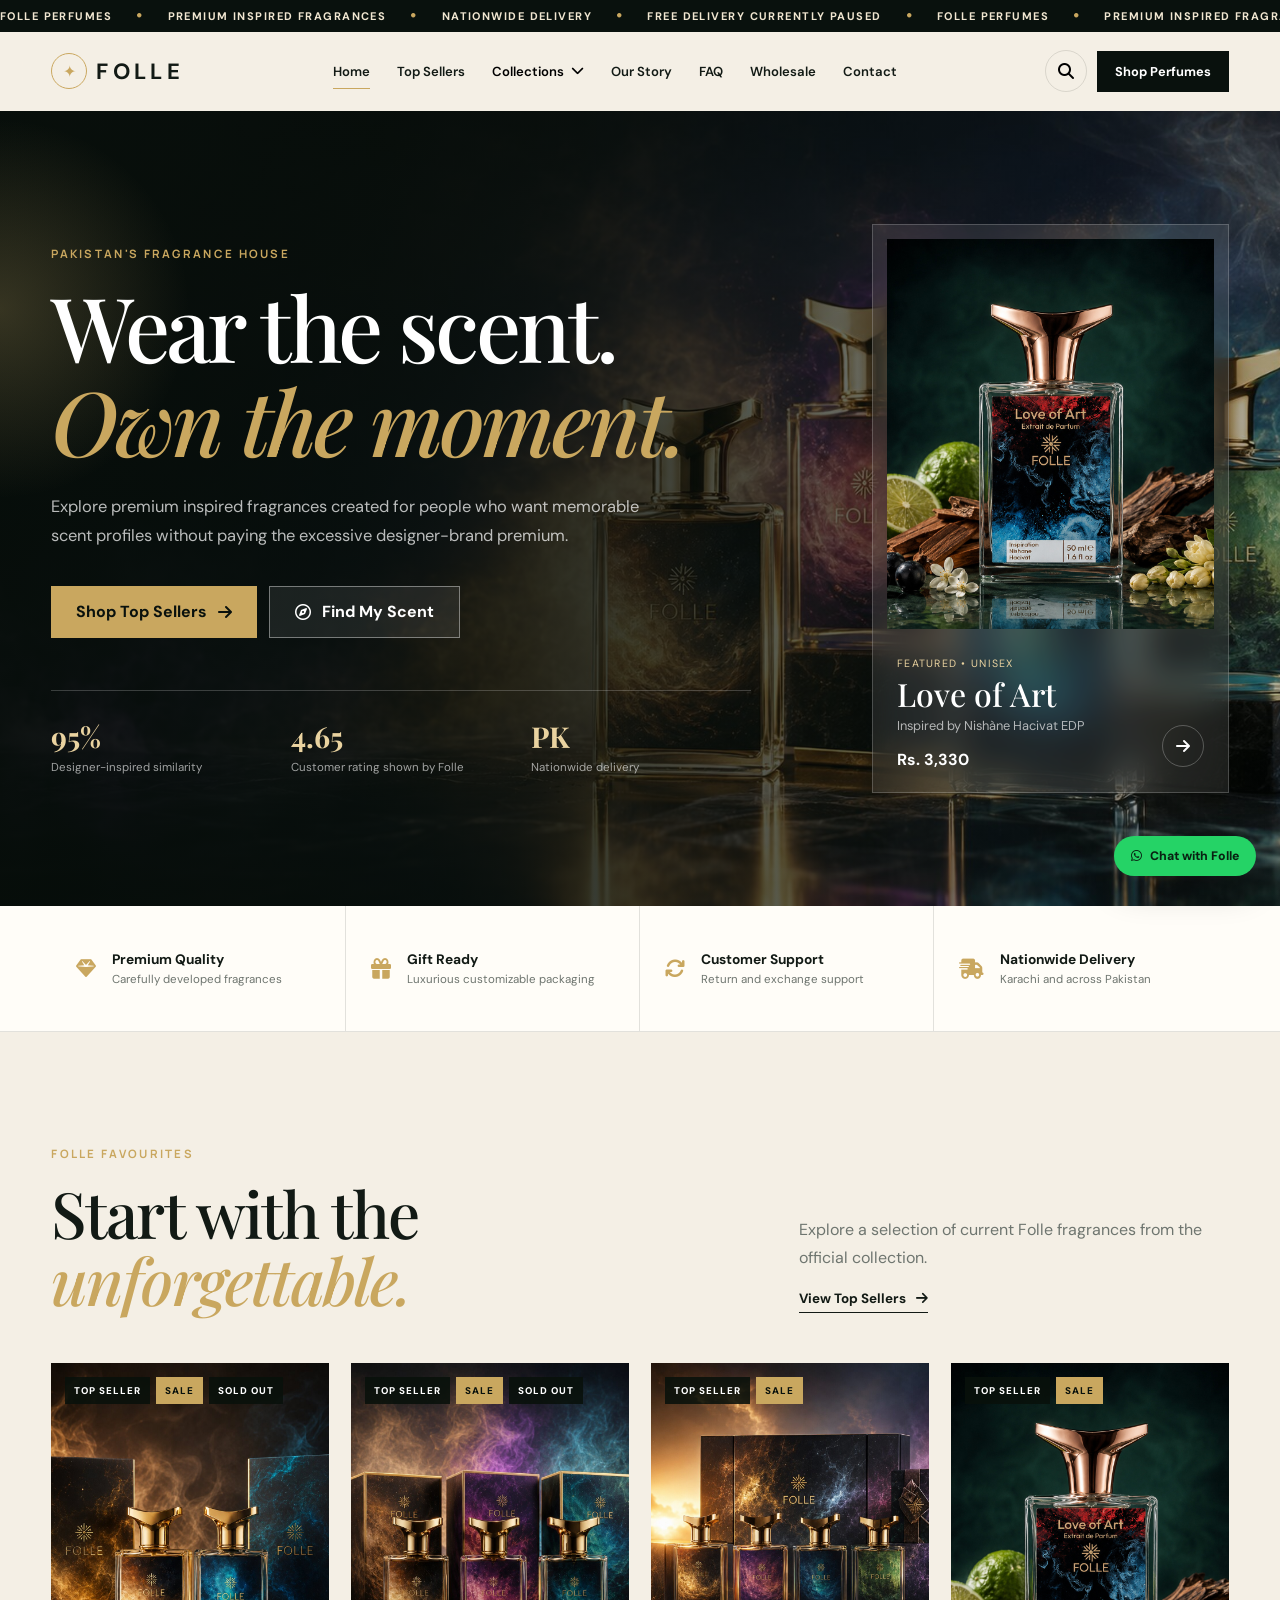
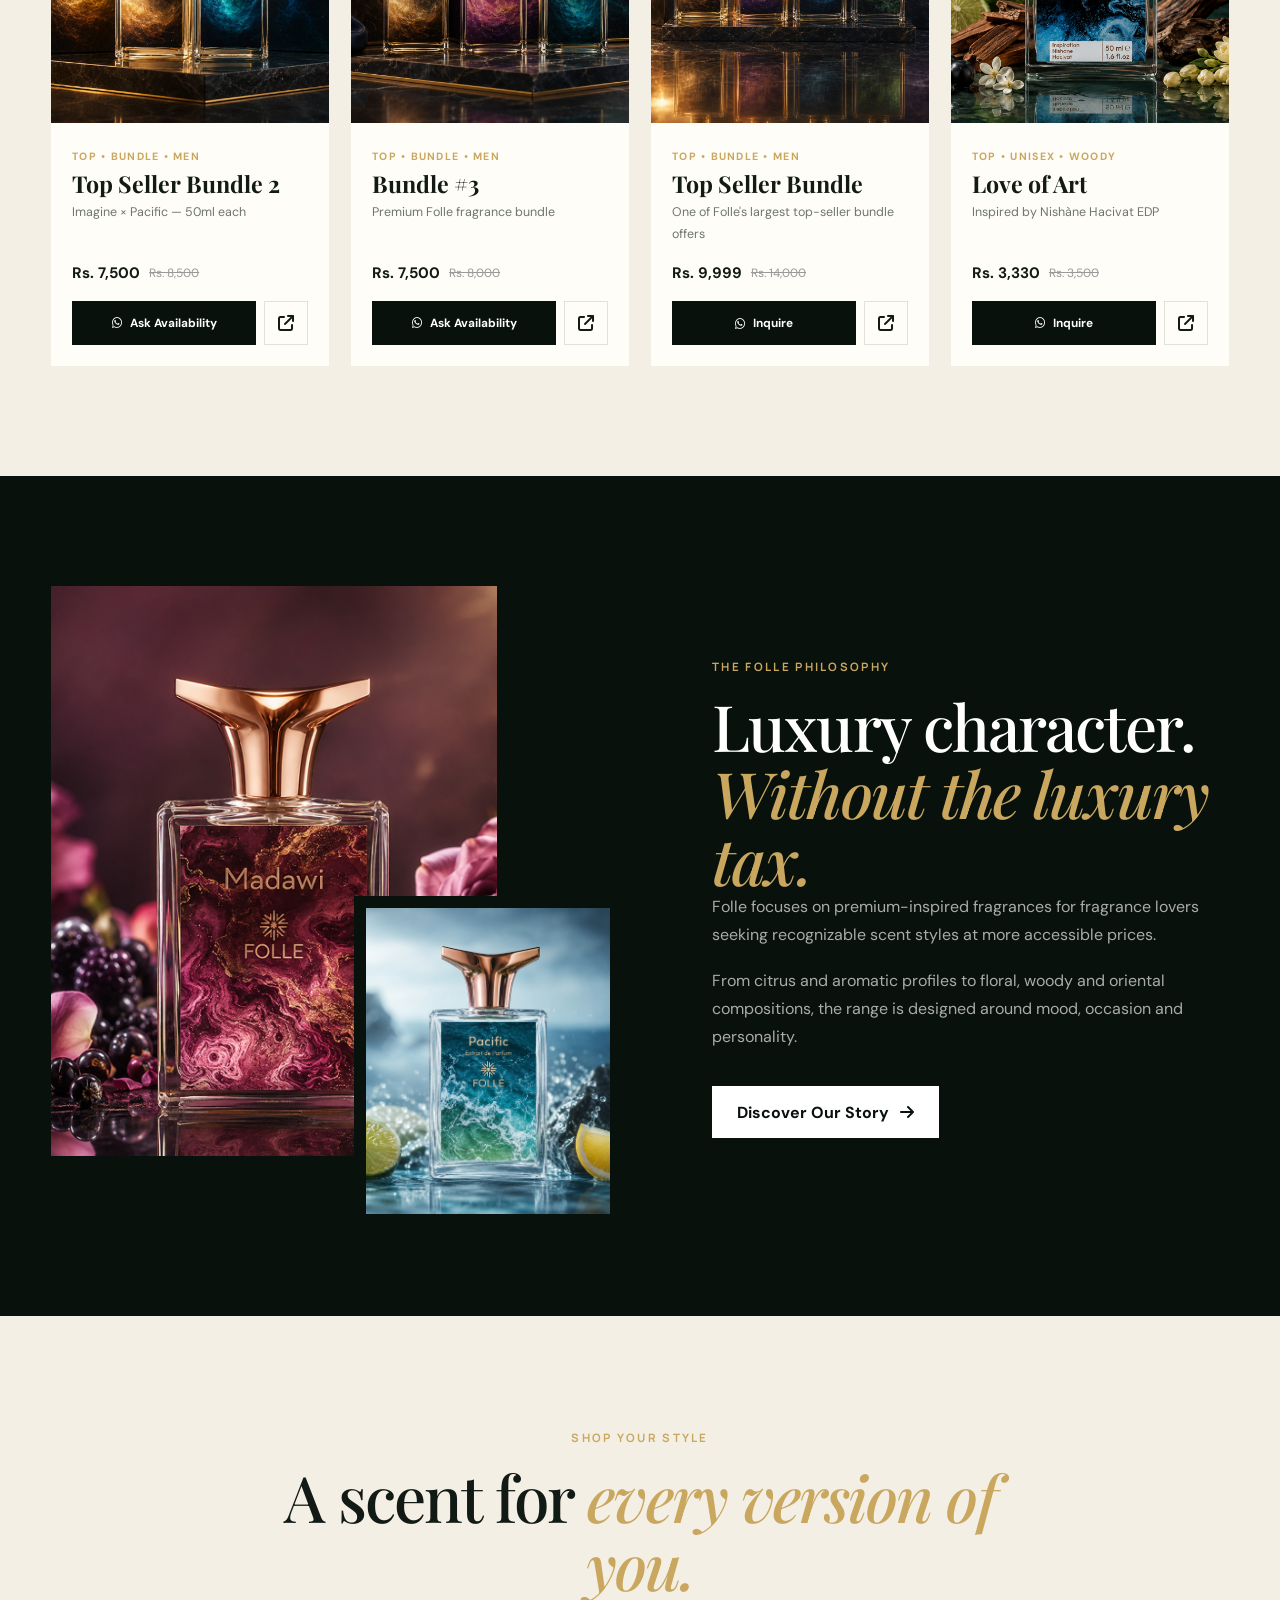
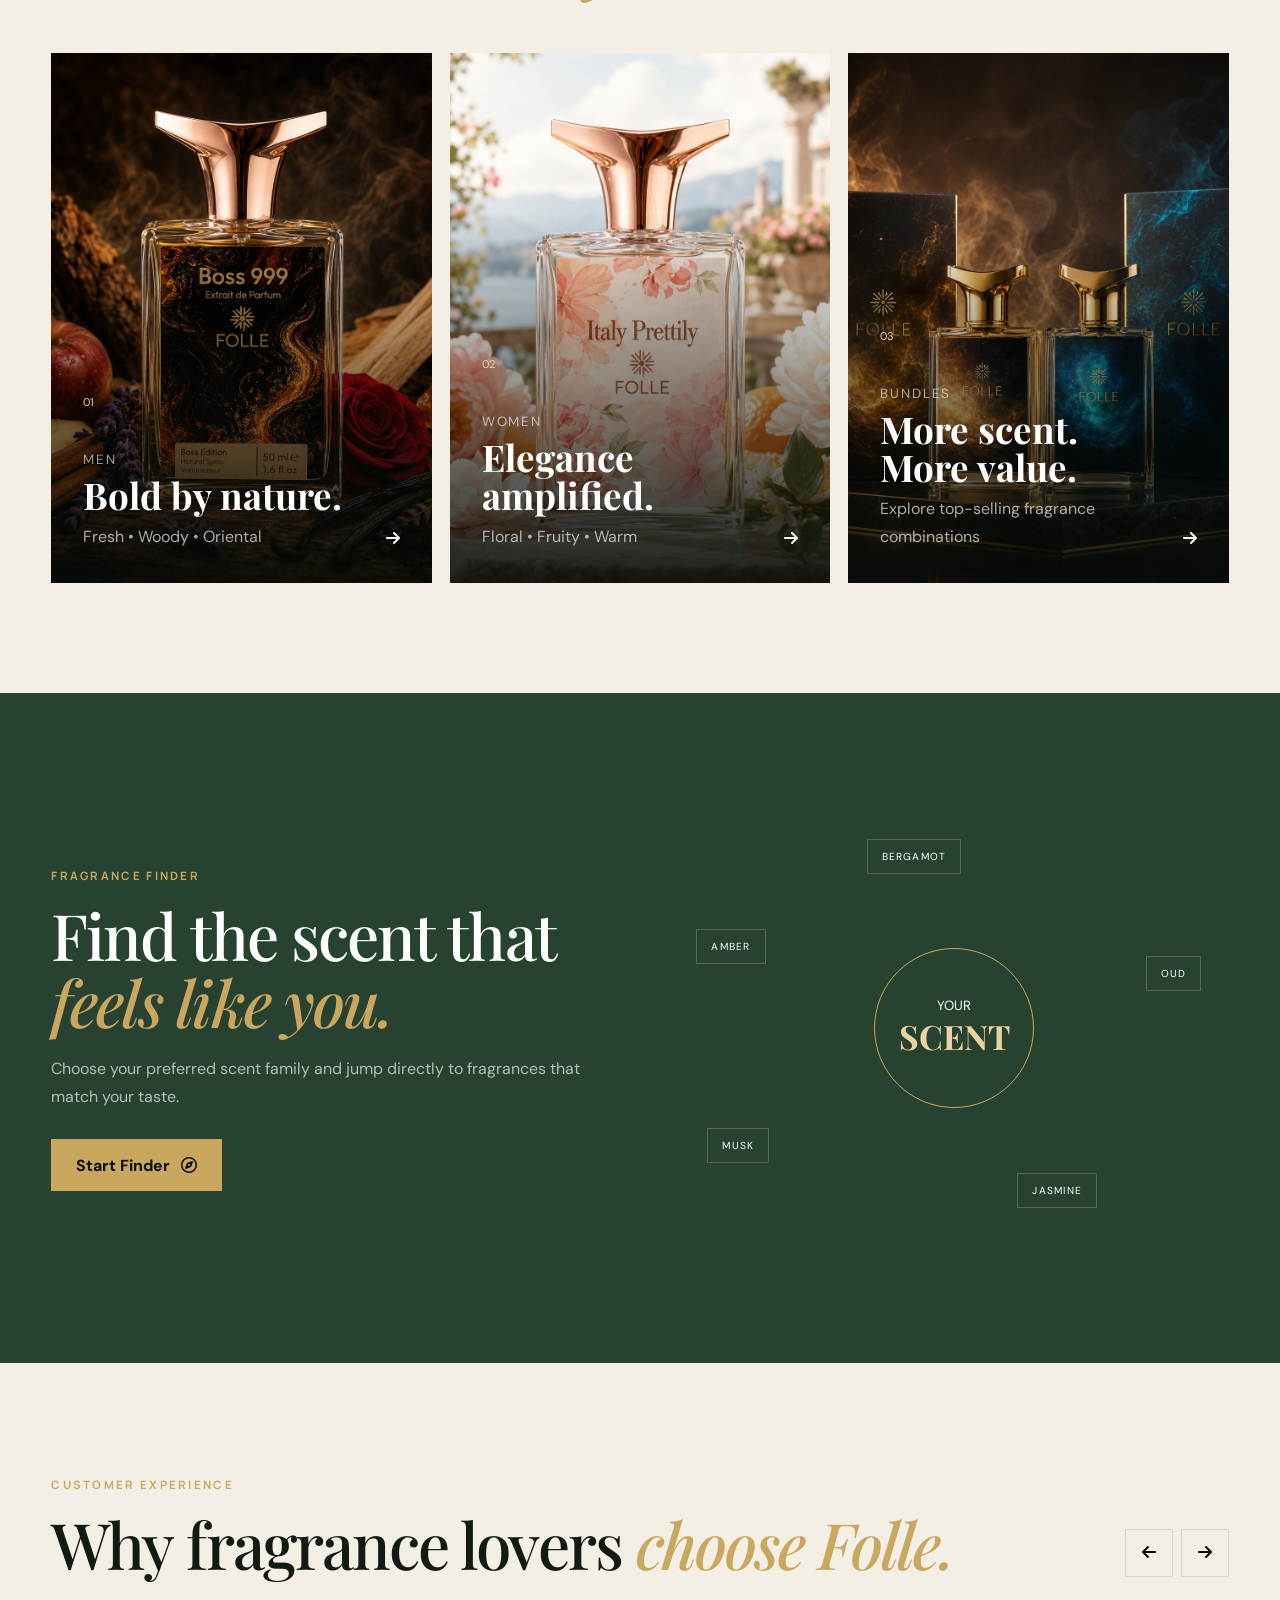
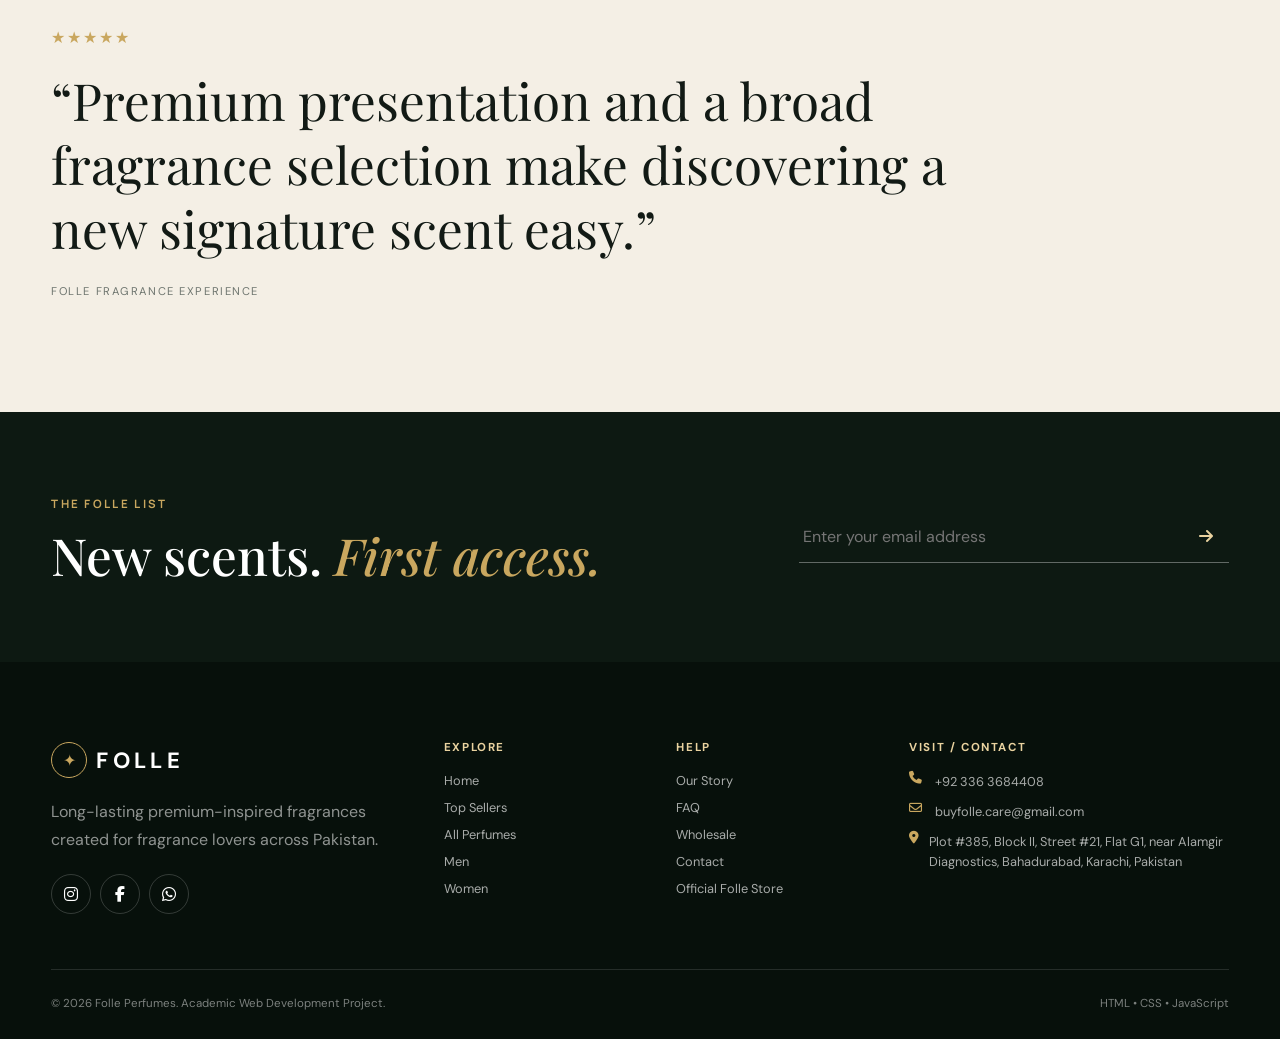
<file: index.html>
<!DOCTYPE html>
<html lang="en">
<head>
    <meta charset="UTF-8">
    <meta name="viewport" content="width=device-width, initial-scale=1.0">
    <meta name="description" content="Folle Perfumes Pakistan - premium inspired fragrances for men and women.">
    <meta name="theme-color" content="#0c1711">

    <title>Folle Perfumes | Fragrance Without Limits</title>

    <link rel="preconnect" href="https://fonts.googleapis.com">
    <link rel="preconnect" href="https://fonts.gstatic.com" crossorigin>

    <link href="https://fonts.googleapis.com/css2?family=DM+Sans:wght@400;500;600;700&family=Manrope:wght@400;500;600;700&family=Playfair+Display:ital,wght@0,500;0,600;1,500&display=swap" rel="stylesheet">

    <link rel="stylesheet" href="https://cdnjs.cloudflare.com/ajax/libs/font-awesome/6.7.2/css/all.min.css">

    <link rel="stylesheet" href="style.css">

    <script src="script.js" defer></script>
</head>

<body data-page="home">

<div id="sharedHeader"></div>

<main>

    <section class="hero hero-home" id="hero">

        <img
            src="images/folle-hero.jpg"
            alt="Folle Perfumes premium fragrance campaign"
            class="hero-image"
        >

        <div class="hero-shade"></div>

        <div id="pointerGlow" class="pointer-glow"></div>

        <div class="container hero-grid">

            <div class="hero-copy reveal">

                <span class="eyebrow">
                    PAKISTAN'S FRAGRANCE HOUSE
                </span>

                <h1>
                    Wear the scent.
                    <em>Own the moment.</em>
                </h1>

                <p>
                    Explore premium inspired fragrances created for people
                    who want memorable scent profiles without paying the
                    excessive designer-brand premium.
                </p>

                <div class="button-row">

                    <a href="top-sellers.html" class="btn btn-gold magnetic">
                        Shop Top Sellers
                        <i class="fa-solid fa-arrow-right"></i>
                    </a>

                    <button class="btn btn-glass magnetic" data-open-finder>
                        <i class="fa-regular fa-compass"></i>
                        Find My Scent
                    </button>

                </div>

                <div class="hero-metrics">

                    <div>
                        <strong class="counter" data-target="95" data-suffix="%">
                            0
                        </strong>
                        <span>Designer-inspired similarity</span>
                    </div>

                    <div>
                        <strong>4.65</strong>
                        <span>Customer rating shown by Folle</span>
                    </div>

                    <div>
                        <strong>PK</strong>
                        <span>Nationwide delivery</span>
                    </div>

                </div>

            </div>


            <a href="top-sellers.html" class="floating-product reveal image-tilt">

                <div class="floating-product-image">
                    <img
                        src="images/love-of-art.jpg"
                        alt="Folle Love of Art fragrance"
                    >
                </div>

                <div class="floating-product-info">

                    <span>FEATURED • UNISEX</span>

                    <h2>Love of Art</h2>

                    <p>
                        Inspired by Nishàne Hacivat EDP
                    </p>

                    <strong>
                        Rs. 3,330
                    </strong>

                </div>

                <span class="floating-arrow">
                    <i class="fa-solid fa-arrow-right"></i>
                </span>

            </a>

        </div>

    </section>



    <section class="benefit-strip">

        <div class="container benefit-grid">

            <article>
                <i class="fa-solid fa-gem"></i>
                <div>
                    <strong>Premium Quality</strong>
                    <span>Carefully developed fragrances</span>
                </div>
            </article>

            <article>
                <i class="fa-solid fa-gift"></i>
                <div>
                    <strong>Gift Ready</strong>
                    <span>Luxurious customizable packaging</span>
                </div>
            </article>

            <article>
                <i class="fa-solid fa-arrows-rotate"></i>
                <div>
                    <strong>Customer Support</strong>
                    <span>Return and exchange support</span>
                </div>
            </article>

            <article>
                <i class="fa-solid fa-truck-fast"></i>
                <div>
                    <strong>Nationwide Delivery</strong>
                    <span>Karachi and across Pakistan</span>
                </div>
            </article>

        </div>

    </section>



    <section class="section">

        <div class="container">

            <div class="section-heading reveal">

                <div>
                    <span class="eyebrow">FOLLE FAVOURITES</span>

                    <h2>
                        Start with the
                        <em>unforgettable.</em>
                    </h2>
                </div>

                <div class="section-heading-side">

                    <p>
                        Explore a selection of current Folle fragrances
                        from the official collection.
                    </p>

                    <a href="top-sellers.html" class="text-link">
                        View Top Sellers
                        <i class="fa-solid fa-arrow-right"></i>
                    </a>

                </div>

            </div>

            <div
                class="product-grid"
                id="homeFeatured"
                data-product-limit="4"
                data-product-collection="top"
            ></div>

        </div>

    </section>



    <section class="section dark-section">

        <div class="container story-grid">

            <div class="story-images reveal">

                <div class="story-main-image image-tilt">
                    <img
                        src="images/madawi.jpg"
                        alt="Folle Madawi perfume"
                        loading="lazy"
                    >
                </div>

                <div class="story-small-image image-tilt">
                    <img
                        src="images/pacific.jpg"
                        alt="Folle Pacific perfume"
                        loading="lazy"
                    >
                </div>

            </div>


            <div class="story-copy reveal">

                <span class="eyebrow">
                    THE FOLLE PHILOSOPHY
                </span>

                <h2>
                    Luxury character.
                    <em>Without the luxury tax.</em>
                </h2>

                <p>
                    Folle focuses on premium-inspired fragrances for
                    fragrance lovers seeking recognizable scent styles
                    at more accessible prices.
                </p>

                <p>
                    From citrus and aromatic profiles to floral, woody
                    and oriental compositions, the range is designed
                    around mood, occasion and personality.
                </p>

                <a href="about.html" class="btn btn-light magnetic">
                    Discover Our Story
                    <i class="fa-solid fa-arrow-right"></i>
                </a>

            </div>

        </div>

    </section>



    <section class="section">

        <div class="container">

            <div class="center-heading reveal">

                <span class="eyebrow">
                    SHOP YOUR STYLE
                </span>

                <h2>
                    A scent for
                    <em>every version of you.</em>
                </h2>

            </div>


            <div class="collection-grid">

                <a href="men.html" class="collection-card reveal">

                    <img
                        src="images/boss-999.jpg"
                        alt="Folle men's perfume collection"
                        loading="lazy"
                    >

                    <div class="collection-overlay"></div>

                    <div class="collection-copy">

                        <span>01</span>

                        <small>
                            MEN
                        </small>

                        <h3>
                            Bold by nature.
                        </h3>

                        <p>
                            Fresh • Woody • Oriental
                        </p>

                        <i class="fa-solid fa-arrow-right"></i>

                    </div>

                </a>


                <a href="women.html" class="collection-card reveal">

                    <img
                        src="images/italy-prettily.jpg"
                        alt="Folle women's perfume collection"
                        loading="lazy"
                    >

                    <div class="collection-overlay"></div>

                    <div class="collection-copy">

                        <span>02</span>

                        <small>
                            WOMEN
                        </small>

                        <h3>
                            Elegance amplified.
                        </h3>

                        <p>
                            Floral • Fruity • Warm
                        </p>

                        <i class="fa-solid fa-arrow-right"></i>

                    </div>

                </a>


                <a href="top-sellers.html" class="collection-card reveal">

                    <img
                        src="images/bundle-2.jpg"
                        alt="Folle perfume bundles"
                        loading="lazy"
                    >

                    <div class="collection-overlay"></div>

                    <div class="collection-copy">

                        <span>03</span>

                        <small>
                            BUNDLES
                        </small>

                        <h3>
                            More scent. More value.
                        </h3>

                        <p>
                            Explore top-selling fragrance combinations
                        </p>

                        <i class="fa-solid fa-arrow-right"></i>

                    </div>

                </a>

            </div>

        </div>

    </section>



    <section class="finder-cta">

        <div class="container finder-layout">

            <div class="finder-copy reveal">

                <span class="eyebrow">
                    FRAGRANCE FINDER
                </span>

                <h2>
                    Find the scent that
                    <em>feels like you.</em>
                </h2>

                <p>
                    Choose your preferred scent family and jump directly
                    to fragrances that match your taste.
                </p>

                <button class="btn btn-gold magnetic" data-open-finder>
                    Start Finder
                    <i class="fa-regular fa-compass"></i>
                </button>

            </div>


            <div class="note-orbit reveal">

                <span class="orbit-note note-one">BERGAMOT</span>
                <span class="orbit-note note-two">OUD</span>
                <span class="orbit-note note-three">JASMINE</span>
                <span class="orbit-note note-four">MUSK</span>
                <span class="orbit-note note-five">AMBER</span>

                <div class="orbit-center">
                    <small>YOUR</small>
                    <strong>SCENT</strong>
                </div>

            </div>

        </div>

    </section>



    <section class="section">

        <div class="container">

            <div class="section-heading reveal">

                <div>
                    <span class="eyebrow">
                        CUSTOMER EXPERIENCE
                    </span>

                    <h2>
                        Why fragrance lovers
                        <em>choose Folle.</em>
                    </h2>
                </div>

                <div class="slider-buttons">

                    <button id="reviewPrev" aria-label="Previous review">
                        <i class="fa-solid fa-arrow-left"></i>
                    </button>

                    <button id="reviewNext" aria-label="Next review">
                        <i class="fa-solid fa-arrow-right"></i>
                    </button>

                </div>

            </div>


            <div id="reviewSlider" class="review-slider" tabindex="0">

                <article class="review-slide active">
                    <div class="stars">★★★★★</div>

                    <blockquote>
                        “Premium presentation and a broad fragrance
                        selection make discovering a new signature
                        scent easy.”
                    </blockquote>

                    <p>Folle fragrance experience</p>
                </article>


                <article class="review-slide">
                    <div class="stars">★★★★★</div>

                    <blockquote>
                        “From fresh office fragrances to richer evening
                        compositions, the range covers different moods
                        without feeling repetitive.”
                    </blockquote>

                    <p>Collection experience</p>
                </article>


                <article class="review-slide">
                    <div class="stars">★★★★★</div>

                    <blockquote>
                        “The combination of accessible pricing,
                        premium-inspired scents and gift presentation
                        makes the collection easy to explore.”
                    </blockquote>

                    <p>Online shopping experience</p>
                </article>

            </div>

        </div>

    </section>



    <section class="newsletter">

        <div class="container newsletter-grid reveal">

            <div>

                <span class="eyebrow">
                    THE FOLLE LIST
                </span>

                <h2>
                    New scents.
                    <em>First access.</em>
                </h2>

            </div>


            <form class="newsletter-form" id="newsletterForm">

                <input
                    id="newsletterEmail"
                    type="email"
                    placeholder="Enter your email address"
                    required
                >

                <button type="submit" aria-label="Join newsletter">
                    <i class="fa-solid fa-arrow-right"></i>
                </button>

            </form>

        </div>

    </section>

</main>

<div id="sharedFooter"></div>
<div id="sharedOverlays"></div>

</body>
</html>
</file>
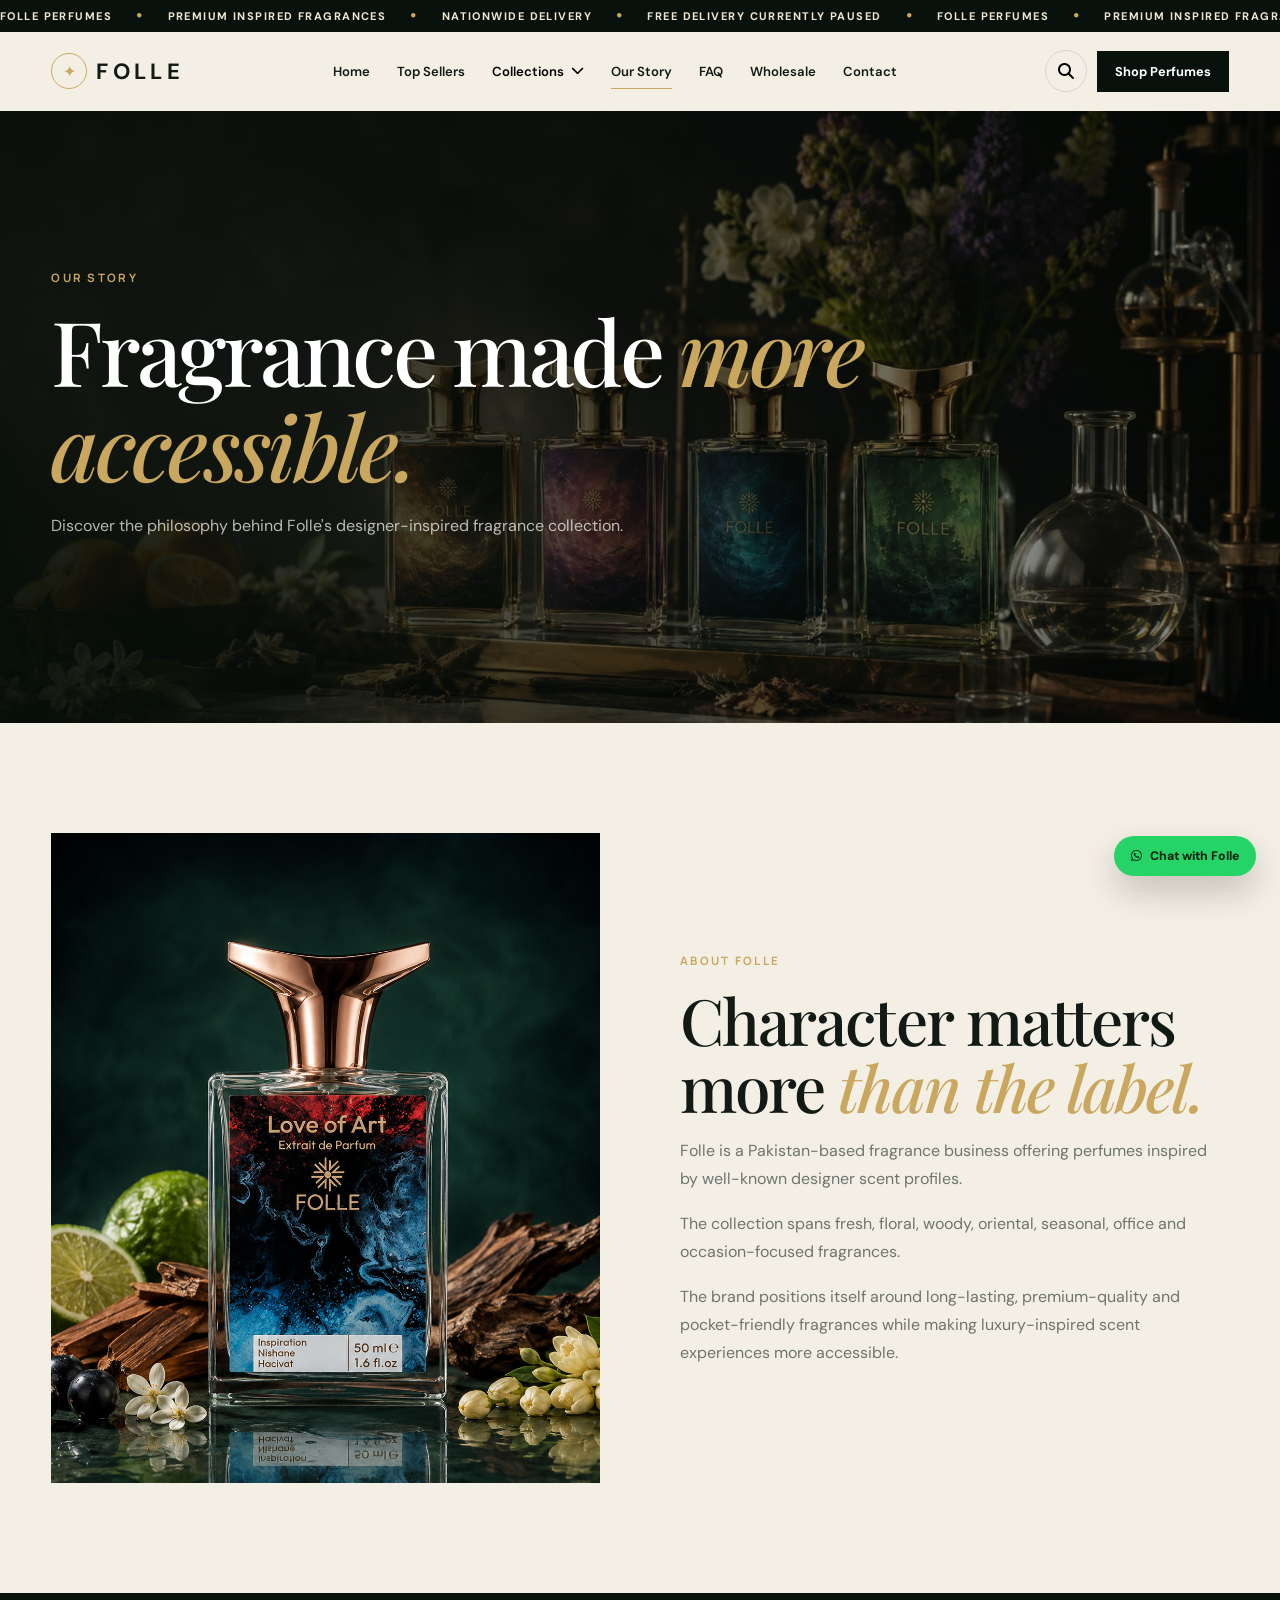
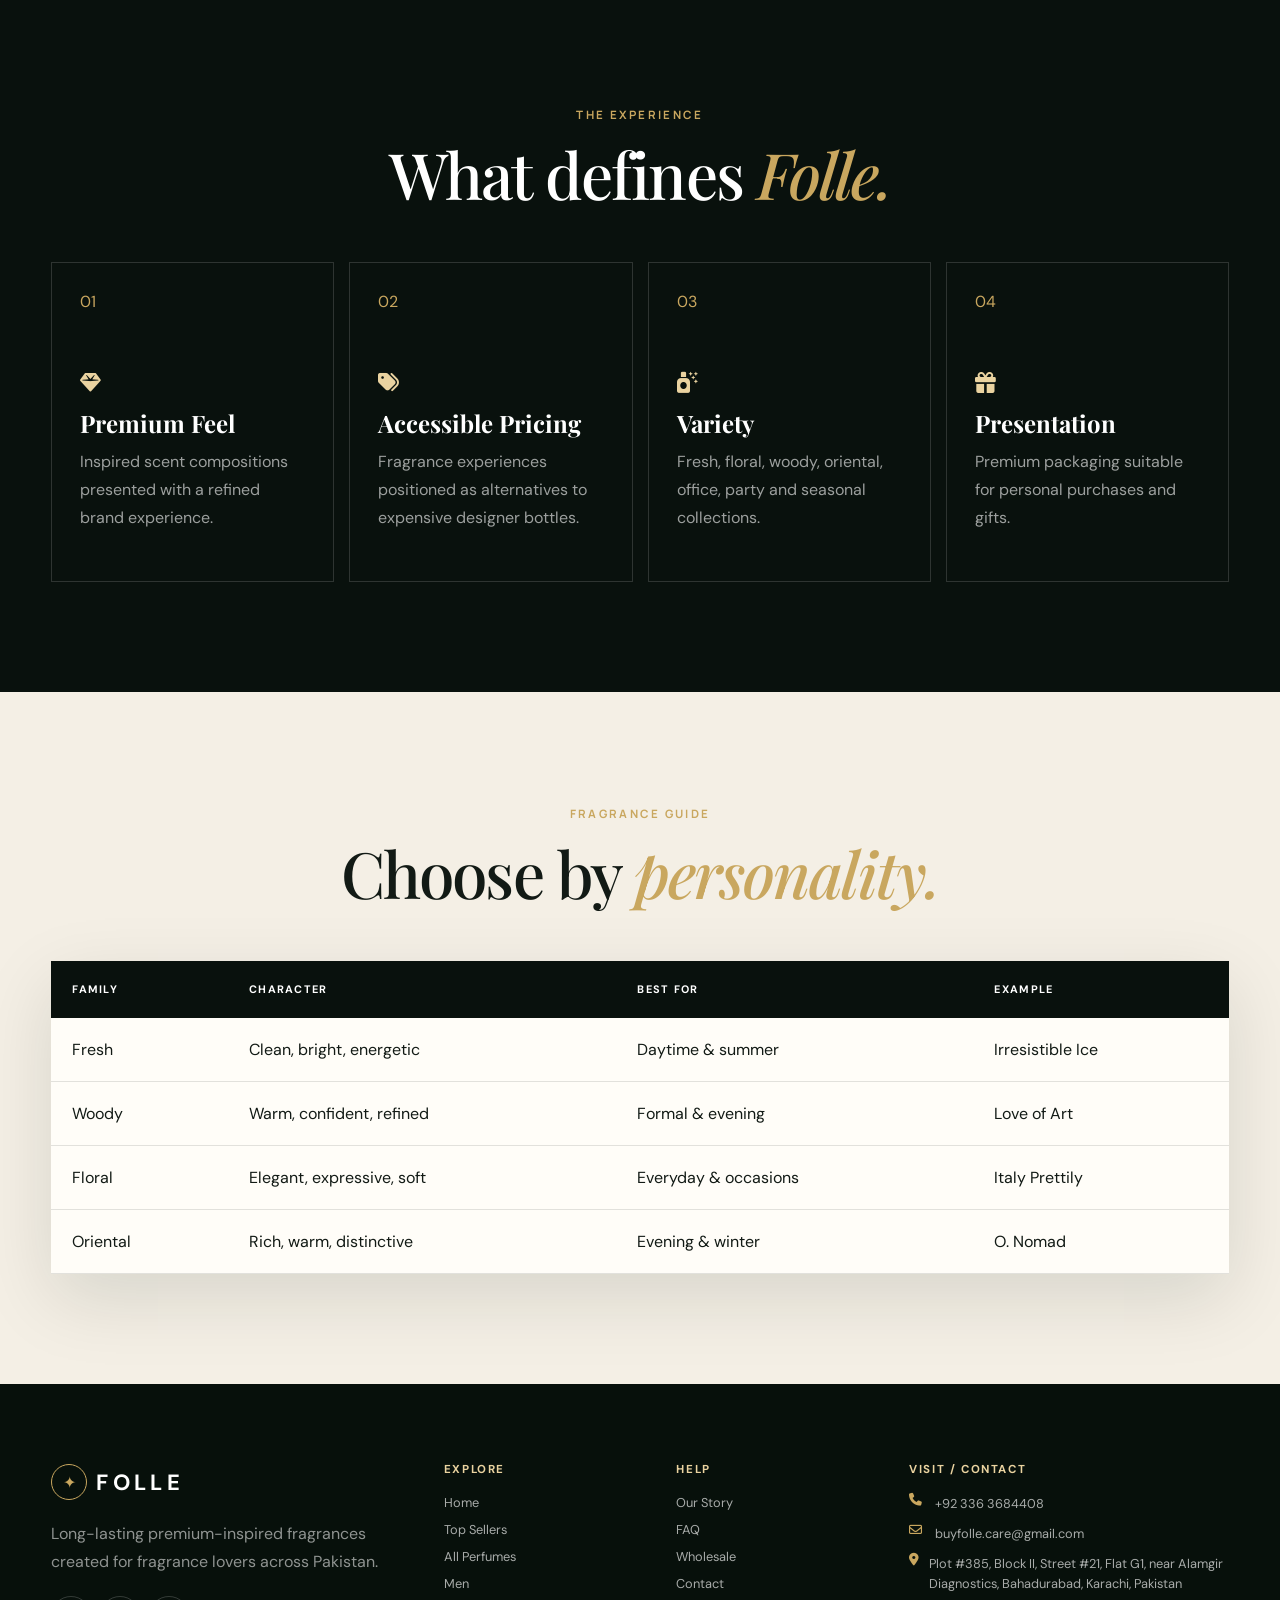
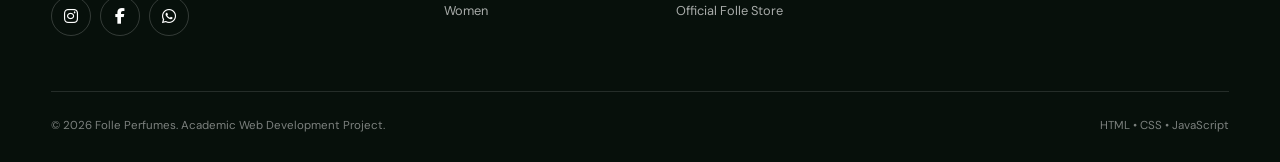
<file: about.html>
<!DOCTYPE html>
<html lang="en">

<head>

    <meta charset="UTF-8">

    <meta name="viewport" content="width=device-width, initial-scale=1.0">

    <title>Our Story | Folle Perfumes</title>

    <link rel="preconnect" href="https://fonts.googleapis.com">

    <link rel="preconnect" href="https://fonts.gstatic.com" crossorigin>

    <link href="https://fonts.googleapis.com/css2?family=DM+Sans:wght@400;500;600;700&family=Manrope:wght@400;500;600;700&family=Playfair+Display:ital,wght@0,500;0,600;1,500&display=swap" rel="stylesheet">

    <link rel="stylesheet" href="https://cdnjs.cloudflare.com/ajax/libs/font-awesome/6.7.2/css/all.min.css">

    <link rel="stylesheet" href="style.css">

    <script src="script.js" defer></script>

</head>

<body data-page="about">

<div id="sharedHeader"></div>

<main>

    <section class="page-hero">

        <img
            src="images/about-hero.jpg"
            alt="Folle fragrance brand"
            class="page-hero-image"
        >

        <div class="page-hero-overlay"></div>

        <div class="container page-hero-copy reveal">

            <span class="eyebrow">
                OUR STORY
            </span>

            <h1>
                Fragrance made
                <em>more accessible.</em>
            </h1>

            <p>
                Discover the philosophy behind Folle's
                designer-inspired fragrance collection.
            </p>

        </div>

    </section>



    <section class="section">

        <div class="container about-grid">

            <div class="about-image reveal image-tilt">

                <img
                    src="images/love-of-art.jpg"
                    alt="Folle Love of Art"
                >

            </div>


            <div class="about-copy reveal">

                <span class="eyebrow">
                    ABOUT FOLLE
                </span>

                <h2>
                    Character matters more
                    <em>than the label.</em>
                </h2>

                <p>
                    Folle is a Pakistan-based fragrance business offering
                    perfumes inspired by well-known designer scent profiles.
                </p>

                <p>
                    The collection spans fresh, floral, woody, oriental,
                    seasonal, office and occasion-focused fragrances.
                </p>

                <p>
                    The brand positions itself around long-lasting,
                    premium-quality and pocket-friendly fragrances while
                    making luxury-inspired scent experiences more accessible.
                </p>

            </div>

        </div>

    </section>



    <section class="section dark-section">

        <div class="container">

            <div class="center-heading reveal">

                <span class="eyebrow">
                    THE EXPERIENCE
                </span>

                <h2>
                    What defines
                    <em>Folle.</em>
                </h2>

            </div>


            <div class="values-grid">

                <article class="value-card reveal">

                    <span>01</span>

                    <i class="fa-solid fa-gem"></i>

                    <h3>
                        Premium Feel
                    </h3>

                    <p>
                        Inspired scent compositions presented with
                        a refined brand experience.
                    </p>

                </article>


                <article class="value-card reveal">

                    <span>02</span>

                    <i class="fa-solid fa-tags"></i>

                    <h3>
                        Accessible Pricing
                    </h3>

                    <p>
                        Fragrance experiences positioned as alternatives
                        to expensive designer bottles.
                    </p>

                </article>


                <article class="value-card reveal">

                    <span>03</span>

                    <i class="fa-solid fa-spray-can-sparkles"></i>

                    <h3>
                        Variety
                    </h3>

                    <p>
                        Fresh, floral, woody, oriental, office,
                        party and seasonal collections.
                    </p>

                </article>


                <article class="value-card reveal">

                    <span>04</span>

                    <i class="fa-solid fa-gift"></i>

                    <h3>
                        Presentation
                    </h3>

                    <p>
                        Premium packaging suitable for personal
                        purchases and gifts.
                    </p>

                </article>

            </div>

        </div>

    </section>



    <section class="section">

        <div class="container">

            <div class="center-heading reveal">

                <span class="eyebrow">
                    FRAGRANCE GUIDE
                </span>

                <h2>
                    Choose by
                    <em>personality.</em>
                </h2>

            </div>


            <div class="table-wrap reveal">

                <table>

                    <thead>
                        <tr>
                            <th>Family</th>
                            <th>Character</th>
                            <th>Best For</th>
                            <th>Example</th>
                        </tr>
                    </thead>

                    <tbody>

                        <tr>
                            <td>Fresh</td>
                            <td>Clean, bright, energetic</td>
                            <td>Daytime & summer</td>
                            <td>Irresistible Ice</td>
                        </tr>

                        <tr>
                            <td>Woody</td>
                            <td>Warm, confident, refined</td>
                            <td>Formal & evening</td>
                            <td>Love of Art</td>
                        </tr>

                        <tr>
                            <td>Floral</td>
                            <td>Elegant, expressive, soft</td>
                            <td>Everyday & occasions</td>
                            <td>Italy Prettily</td>
                        </tr>

                        <tr>
                            <td>Oriental</td>
                            <td>Rich, warm, distinctive</td>
                            <td>Evening & winter</td>
                            <td>O. Nomad</td>
                        </tr>

                    </tbody>

                </table>

            </div>

        </div>

    </section>

</main>

<div id="sharedFooter"></div>
<div id="sharedOverlays"></div>

</body>
</html>
</file>
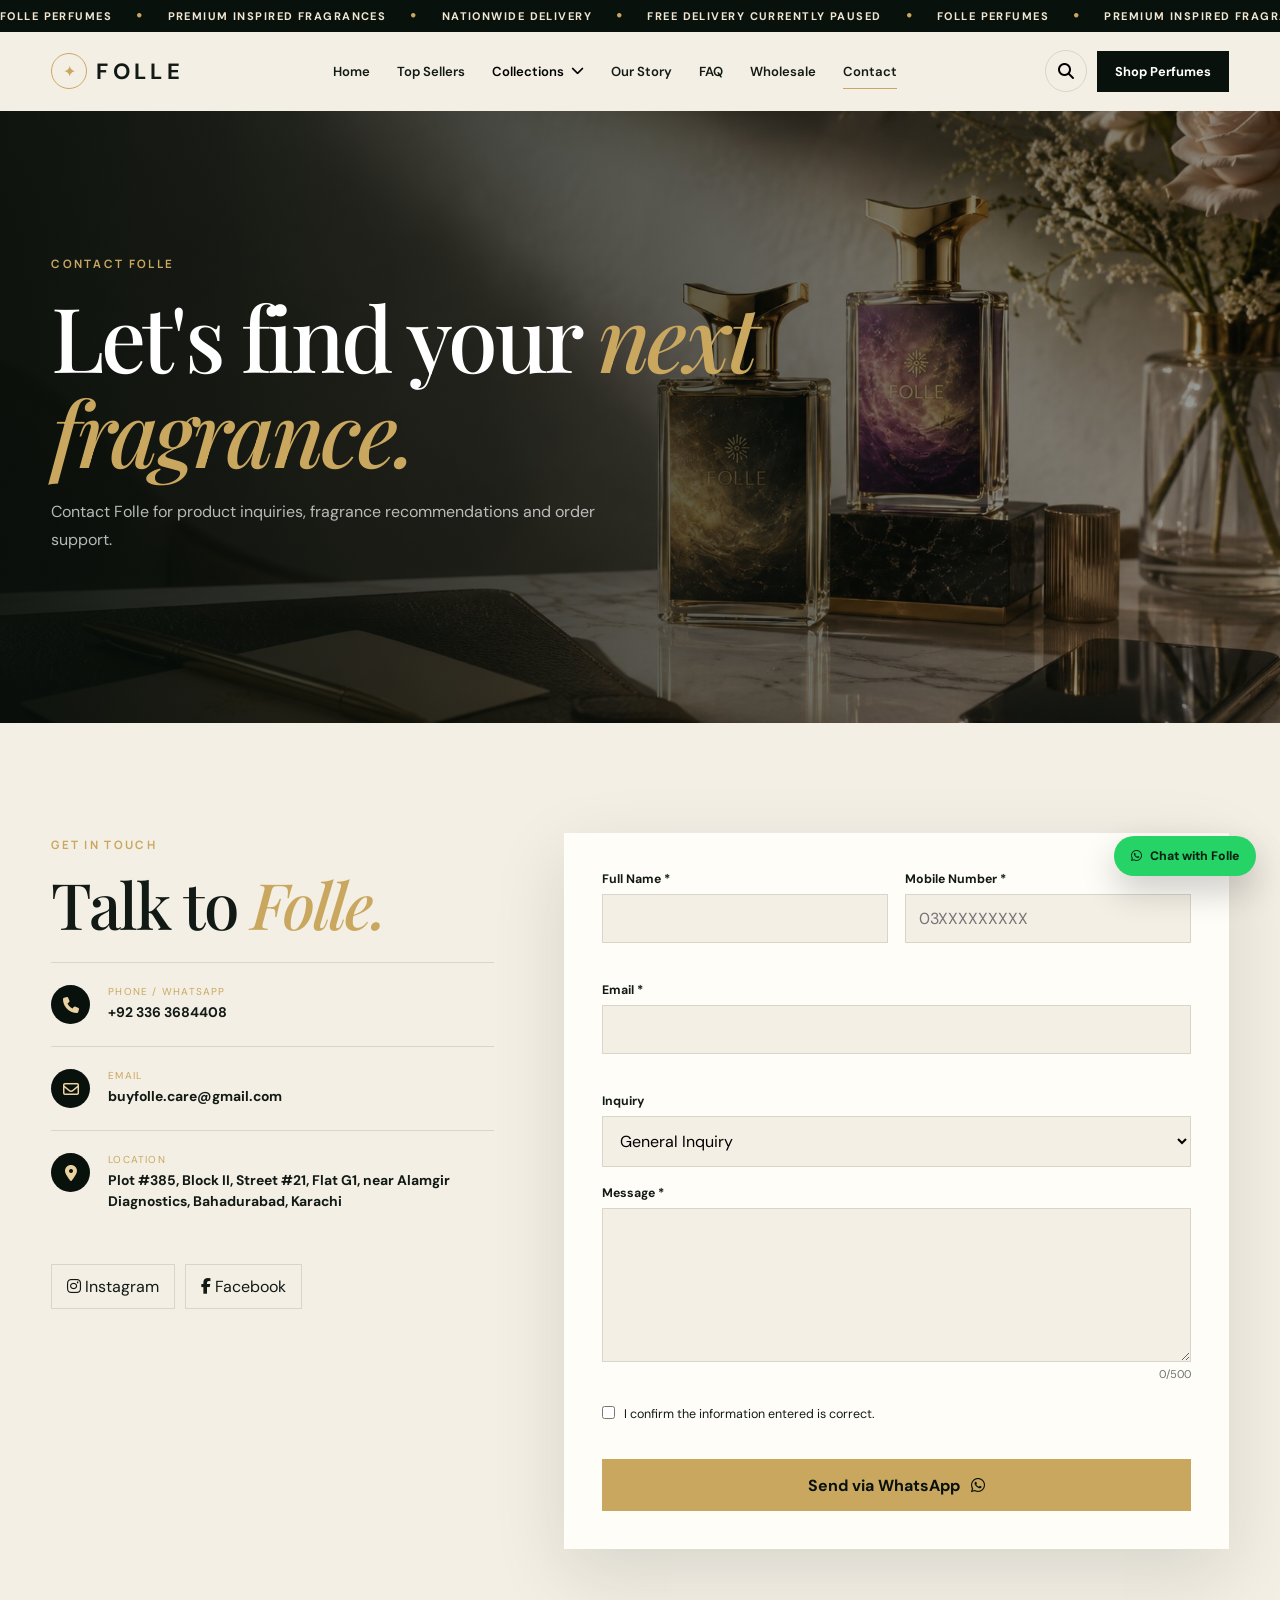
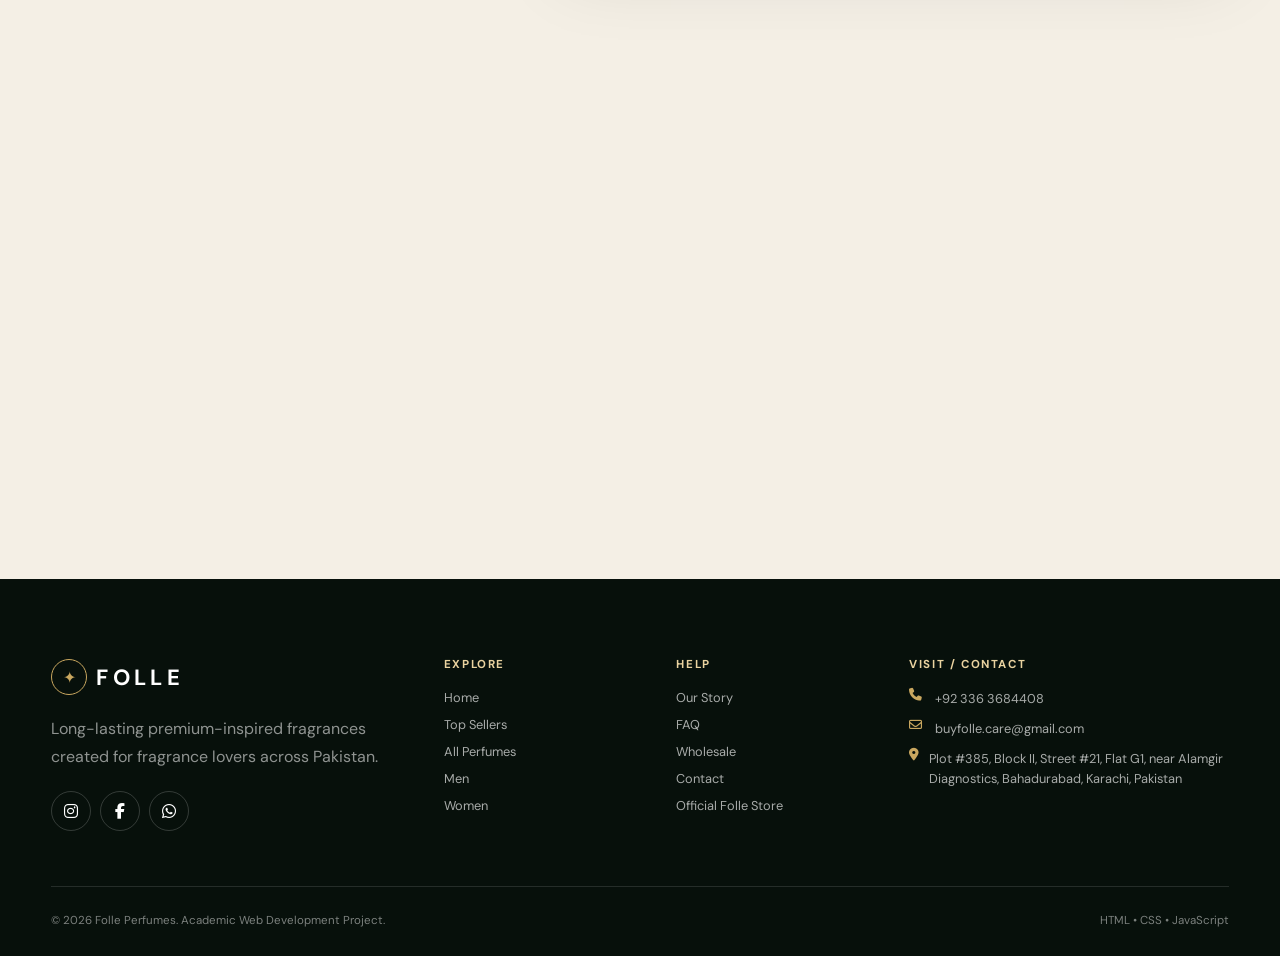
<file: contact.html>
<!DOCTYPE html>
<html lang="en">

<head>

    <meta charset="UTF-8">

    <meta name="viewport" content="width=device-width, initial-scale=1.0">

    <title>Contact Folle Perfumes</title>

    <link rel="preconnect" href="https://fonts.googleapis.com">

    <link rel="preconnect" href="https://fonts.gstatic.com" crossorigin>

    <link href="https://fonts.googleapis.com/css2?family=DM+Sans:wght@400;500;600;700&family=Manrope:wght@400;500;600;700&family=Playfair+Display:ital,wght@0,500;0,600;1,500&display=swap" rel="stylesheet">

    <link rel="stylesheet" href="https://cdnjs.cloudflare.com/ajax/libs/font-awesome/6.7.2/css/all.min.css">

    <link rel="stylesheet" href="style.css">

    <script src="script.js" defer></script>

</head>

<body data-page="contact">

<div id="sharedHeader"></div>

<main>

    <section class="page-hero">

        <img
            src="images/contact-hero.jpg"
            alt="Contact Folle Perfumes"
            class="page-hero-image"
        >

        <div class="page-hero-overlay"></div>

        <div class="container page-hero-copy reveal">

            <span class="eyebrow">
                CONTACT FOLLE
            </span>

            <h1>
                Let's find your
                <em>next fragrance.</em>
            </h1>

            <p>
                Contact Folle for product inquiries,
                fragrance recommendations and order support.
            </p>

        </div>

    </section>



    <section class="section">

        <div class="container contact-grid">

            <div class="contact-details reveal">

                <span class="eyebrow">
                    GET IN TOUCH
                </span>

                <h2>
                    Talk to
                    <em>Folle.</em>
                </h2>


                <a href="tel:+923363684408" class="contact-box">

                    <i class="fa-solid fa-phone"></i>

                    <div>
                        <small>PHONE / WHATSAPP</small>
                        <strong>+92 336 3684408</strong>
                    </div>

                </a>


                <a
                    href="mailto:buyfolle.care@gmail.com"
                    class="contact-box"
                >

                    <i class="fa-regular fa-envelope"></i>

                    <div>
                        <small>EMAIL</small>
                        <strong>buyfolle.care@gmail.com</strong>
                    </div>

                </a>


                <a
                    href="https://www.google.com/maps/search/?api=1&query=Plot+385+Block+II+Street+21+Bahadurabad+Karachi"
                    target="_blank"
                    class="contact-box"
                >

                    <i class="fa-solid fa-location-dot"></i>

                    <div>

                        <small>LOCATION</small>

                        <strong>
                            Plot #385, Block II, Street #21,
                            Flat G1, near Alamgir Diagnostics,
                            Bahadurabad, Karachi
                        </strong>

                    </div>

                </a>


                <div class="contact-social-row">

                    <a
                        href="https://instagram.com/buy.folle"
                        target="_blank"
                    >
                        <i class="fa-brands fa-instagram"></i>
                        Instagram
                    </a>

                    <a
                        href="https://fb.com/buyfolle"
                        target="_blank"
                    >
                        <i class="fa-brands fa-facebook-f"></i>
                        Facebook
                    </a>

                </div>

            </div>



            <form id="contactForm" class="premium-form reveal" novalidate>

                <div class="form-grid">

                    <div class="form-group">

                        <label for="name">
                            Full Name *
                        </label>

                        <input id="name" type="text">

                        <small class="error" id="nameError"></small>

                    </div>


                    <div class="form-group">

                        <label for="phone">
                            Mobile Number *
                        </label>

                        <input
                            id="phone"
                            type="tel"
                            placeholder="03XXXXXXXXX"
                        >

                        <small class="error" id="phoneError"></small>

                    </div>

                </div>


                <div class="form-group">

                    <label for="email">
                        Email *
                    </label>

                    <input id="email" type="email">

                    <small class="error" id="emailError"></small>

                </div>


                <div class="form-group">

                    <label for="interest">
                        Inquiry
                    </label>

                    <select id="interest">

                        <option>General Inquiry</option>
                        <option>Men's Fragrance</option>
                        <option>Women's Fragrance</option>
                        <option>Top Sellers / Bundle</option>
                        <option>Order Support</option>
                        <option>Wholesale</option>

                    </select>

                </div>


                <div class="form-group">

                    <label for="message">
                        Message *
                    </label>

                    <textarea
                        id="message"
                        maxlength="500"
                        rows="6"
                    ></textarea>

                    <div class="message-meta">

                        <small class="error" id="messageError"></small>

                        <span>
                            <span id="messageCount">0</span>/500
                        </span>

                    </div>

                </div>


                <label class="checkbox-row">

                    <input id="consent" type="checkbox">

                    <span>
                        I confirm the information entered is correct.
                    </span>

                </label>

                <small class="error" id="consentError"></small>


                <button class="btn btn-gold form-button" type="submit">

                    Send via WhatsApp

                    <i class="fa-brands fa-whatsapp"></i>

                </button>

            </form>

        </div>

    </section>



    <section class="map-section">

        <iframe
            title="Folle Perfumes Bahadurabad Karachi"
            src="https://www.google.com/maps?q=Bahadurabad%20Karachi%20Pakistan&output=embed"
            loading="lazy"
            allowfullscreen
        ></iframe>

    </section>

</main>

<div id="sharedFooter"></div>
<div id="sharedOverlays"></div>

</body>
</html>
</file>
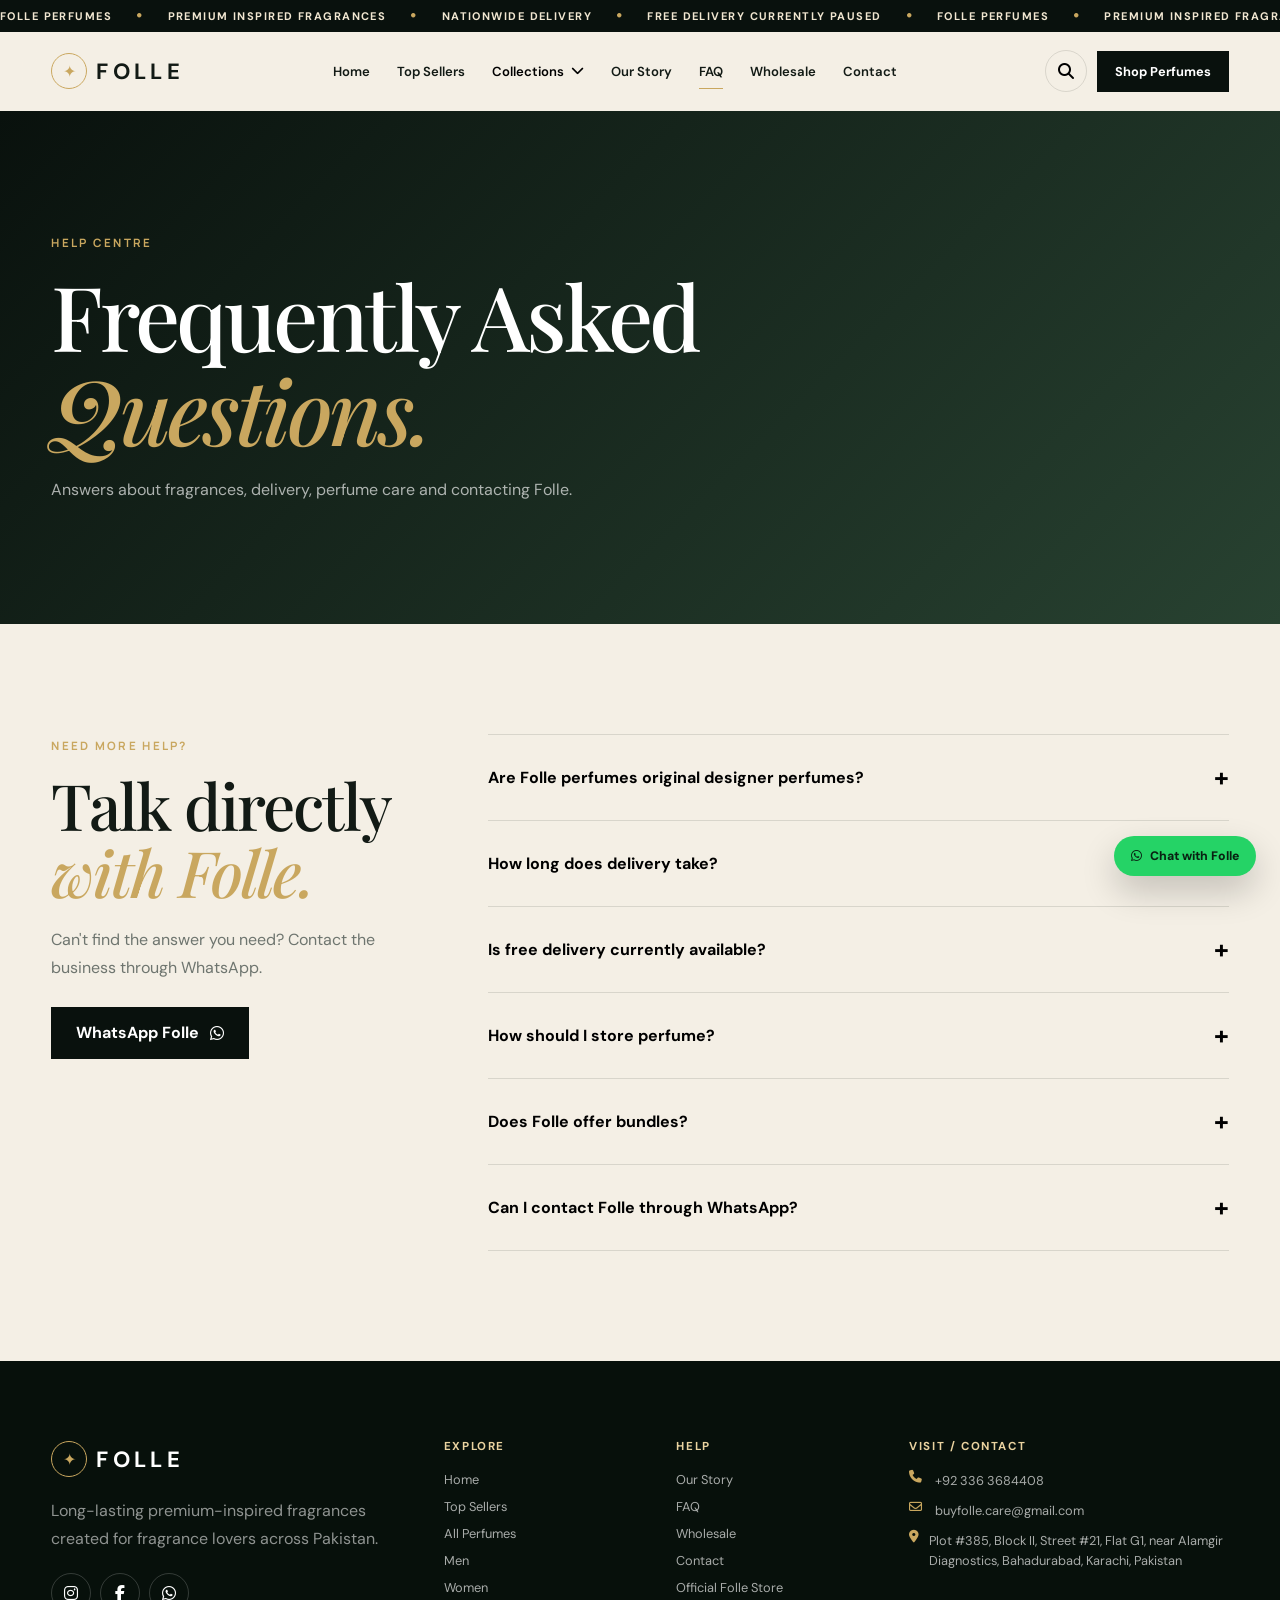
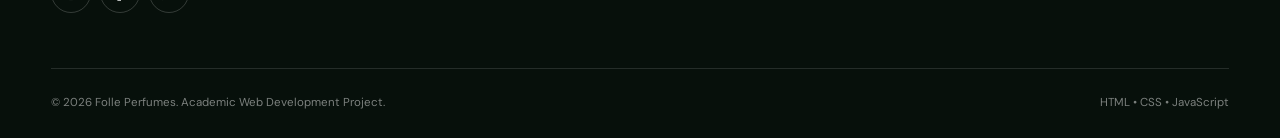
<file: faq.html>
<!DOCTYPE html>
<html lang="en">

<head>

    <meta charset="UTF-8">

    <meta name="viewport" content="width=device-width, initial-scale=1.0">

    <title>FAQ | Folle Perfumes</title>

    <link rel="preconnect" href="https://fonts.googleapis.com">

    <link rel="preconnect" href="https://fonts.gstatic.com" crossorigin>

    <link href="https://fonts.googleapis.com/css2?family=DM+Sans:wght@400;500;600;700&family=Manrope:wght@400;500;600;700&family=Playfair+Display:ital,wght@0,500;0,600;1,500&display=swap" rel="stylesheet">

    <link rel="stylesheet" href="https://cdnjs.cloudflare.com/ajax/libs/font-awesome/6.7.2/css/all.min.css">

    <link rel="stylesheet" href="style.css">

    <script src="script.js" defer></script>

</head>

<body data-page="faq">

<div id="sharedHeader"></div>

<main>

    <section class="simple-hero">

        <div class="container reveal">

            <span class="eyebrow">
                HELP CENTRE
            </span>

            <h1>
                Frequently Asked
                <em>Questions.</em>
            </h1>

            <p>
                Answers about fragrances, delivery,
                perfume care and contacting Folle.
            </p>

        </div>

    </section>



    <section class="section">

        <div class="container faq-layout">

            <aside class="faq-aside reveal">

                <span class="eyebrow">
                    NEED MORE HELP?
                </span>

                <h2>
                    Talk directly
                    <em>with Folle.</em>
                </h2>

                <p>
                    Can't find the answer you need? Contact the
                    business through WhatsApp.
                </p>

                <a
                    href="https://wa.me/923363684408"
                    target="_blank"
                    class="btn btn-dark"
                >
                    WhatsApp Folle
                    <i class="fa-brands fa-whatsapp"></i>
                </a>

            </aside>


            <div class="accordion reveal">

                <article class="accordion-item">

                    <button class="accordion-question" aria-expanded="false">

                        Are Folle perfumes original designer perfumes?

                        <span>+</span>

                    </button>

                    <div class="accordion-answer">

                        <p>
                            Folle offers its own perfumes inspired by popular
                            designer fragrances. They are not the original
                            designer products.
                        </p>

                    </div>

                </article>


                <article class="accordion-item">

                    <button class="accordion-question" aria-expanded="false">

                        How long does delivery take?

                        <span>+</span>

                    </button>

                    <div class="accordion-answer">

                        <p>
                            Folle currently states approximately 2–3 business
                            days within Karachi and around 4–6 business days
                            outside Karachi.
                        </p>

                    </div>

                </article>


                <article class="accordion-item">

                    <button class="accordion-question" aria-expanded="false">

                        Is free delivery currently available?

                        <span>+</span>

                    </button>

                    <div class="accordion-answer">

                        <p>
                            Folle's current website announcement says free
                            delivery is temporarily paused due to rising fuel
                            costs.
                        </p>

                    </div>

                </article>


                <article class="accordion-item">

                    <button class="accordion-question" aria-expanded="false">

                        How should I store perfume?

                        <span>+</span>

                    </button>

                    <div class="accordion-answer">

                        <p>
                            Keep fragrances in a cool and dry place away from
                            excessive sunlight, heat and humidity, and keep the
                            bottle properly closed.
                        </p>

                    </div>

                </article>


                <article class="accordion-item">

                    <button class="accordion-question" aria-expanded="false">

                        Does Folle offer bundles?

                        <span>+</span>

                    </button>

                    <div class="accordion-answer">

                        <p>
                            Yes. Folle currently lists multiple bundles,
                            including Top Seller Bundle 2, Bundle #3 and
                            Top Seller Bundle.
                        </p>

                    </div>

                </article>


                <article class="accordion-item">

                    <button class="accordion-question" aria-expanded="false">

                        Can I contact Folle through WhatsApp?

                        <span>+</span>

                    </button>

                    <div class="accordion-answer">

                        <p>
                            Yes. The official contact number used throughout
                            this project is +92 336 3684408.
                        </p>

                    </div>

                </article>

            </div>

        </div>

    </section>

</main>

<div id="sharedFooter"></div>
<div id="sharedOverlays"></div>

</body>
</html>
</file>
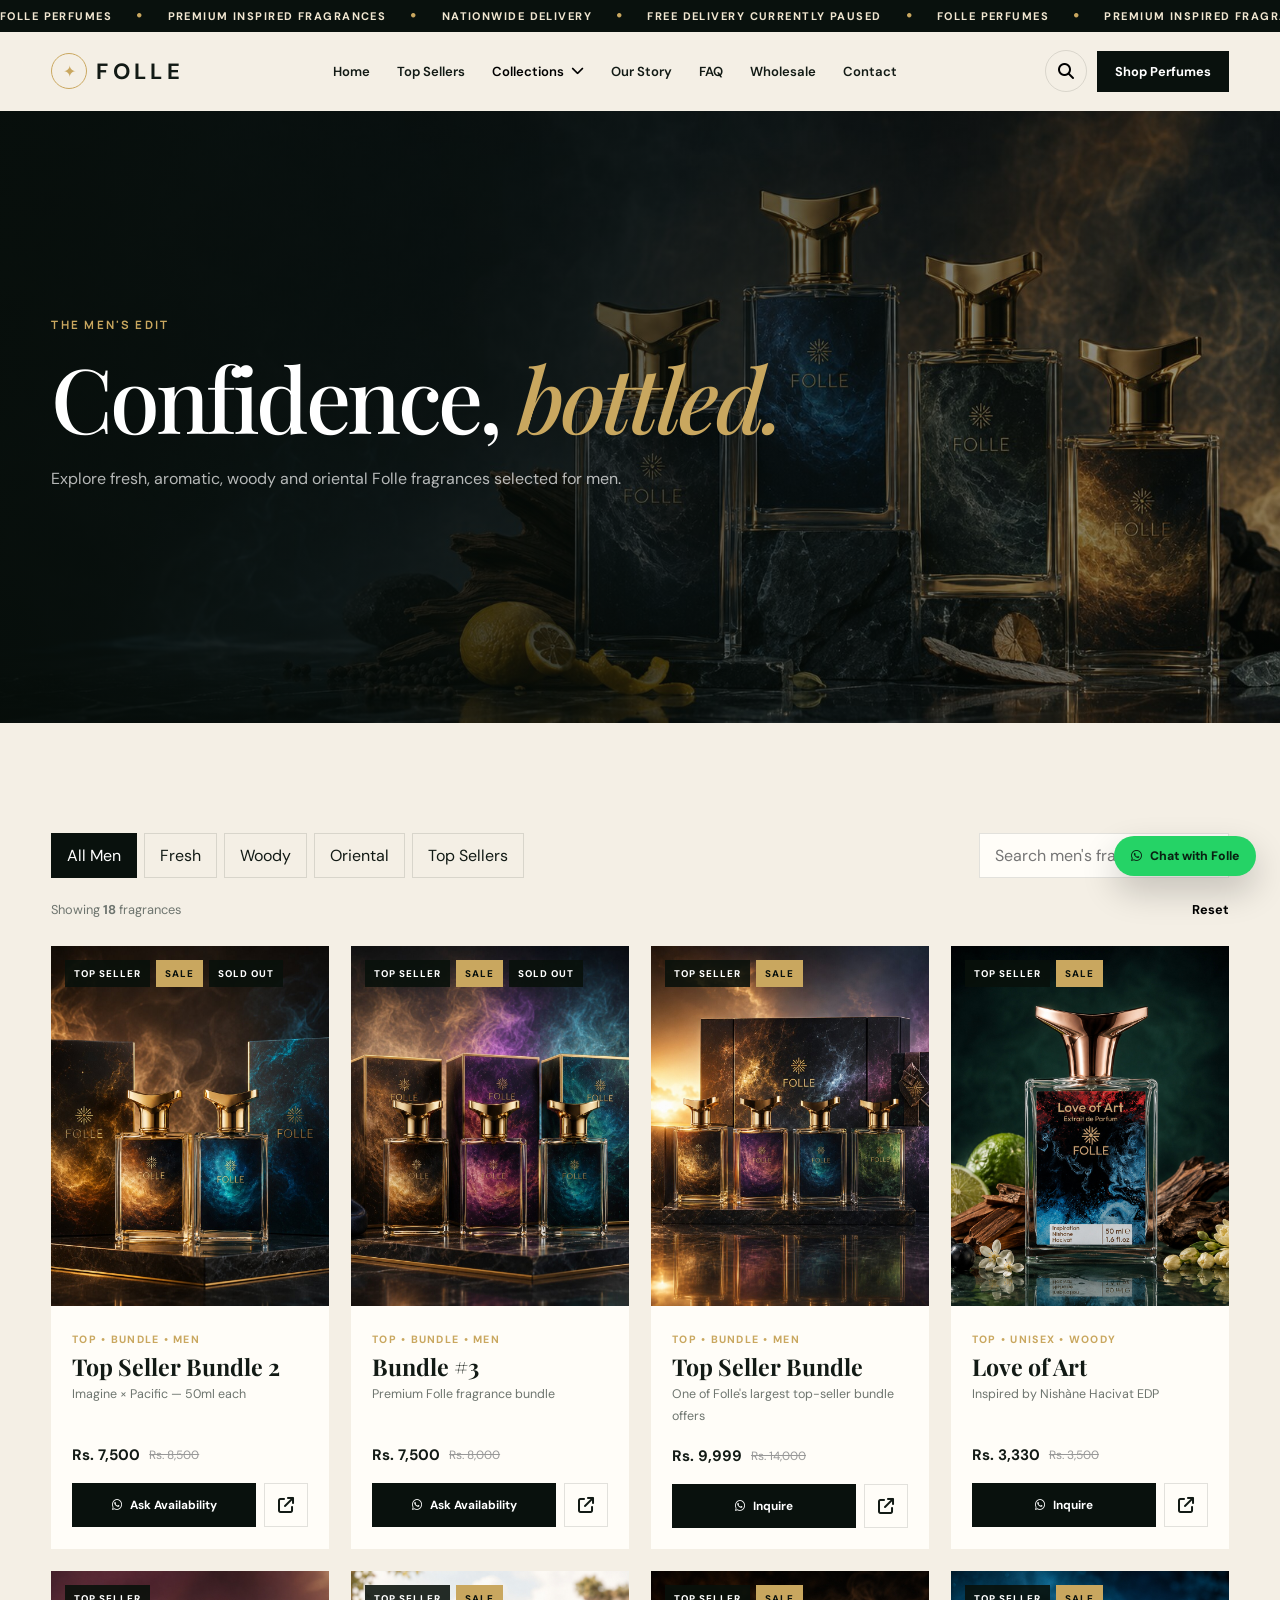
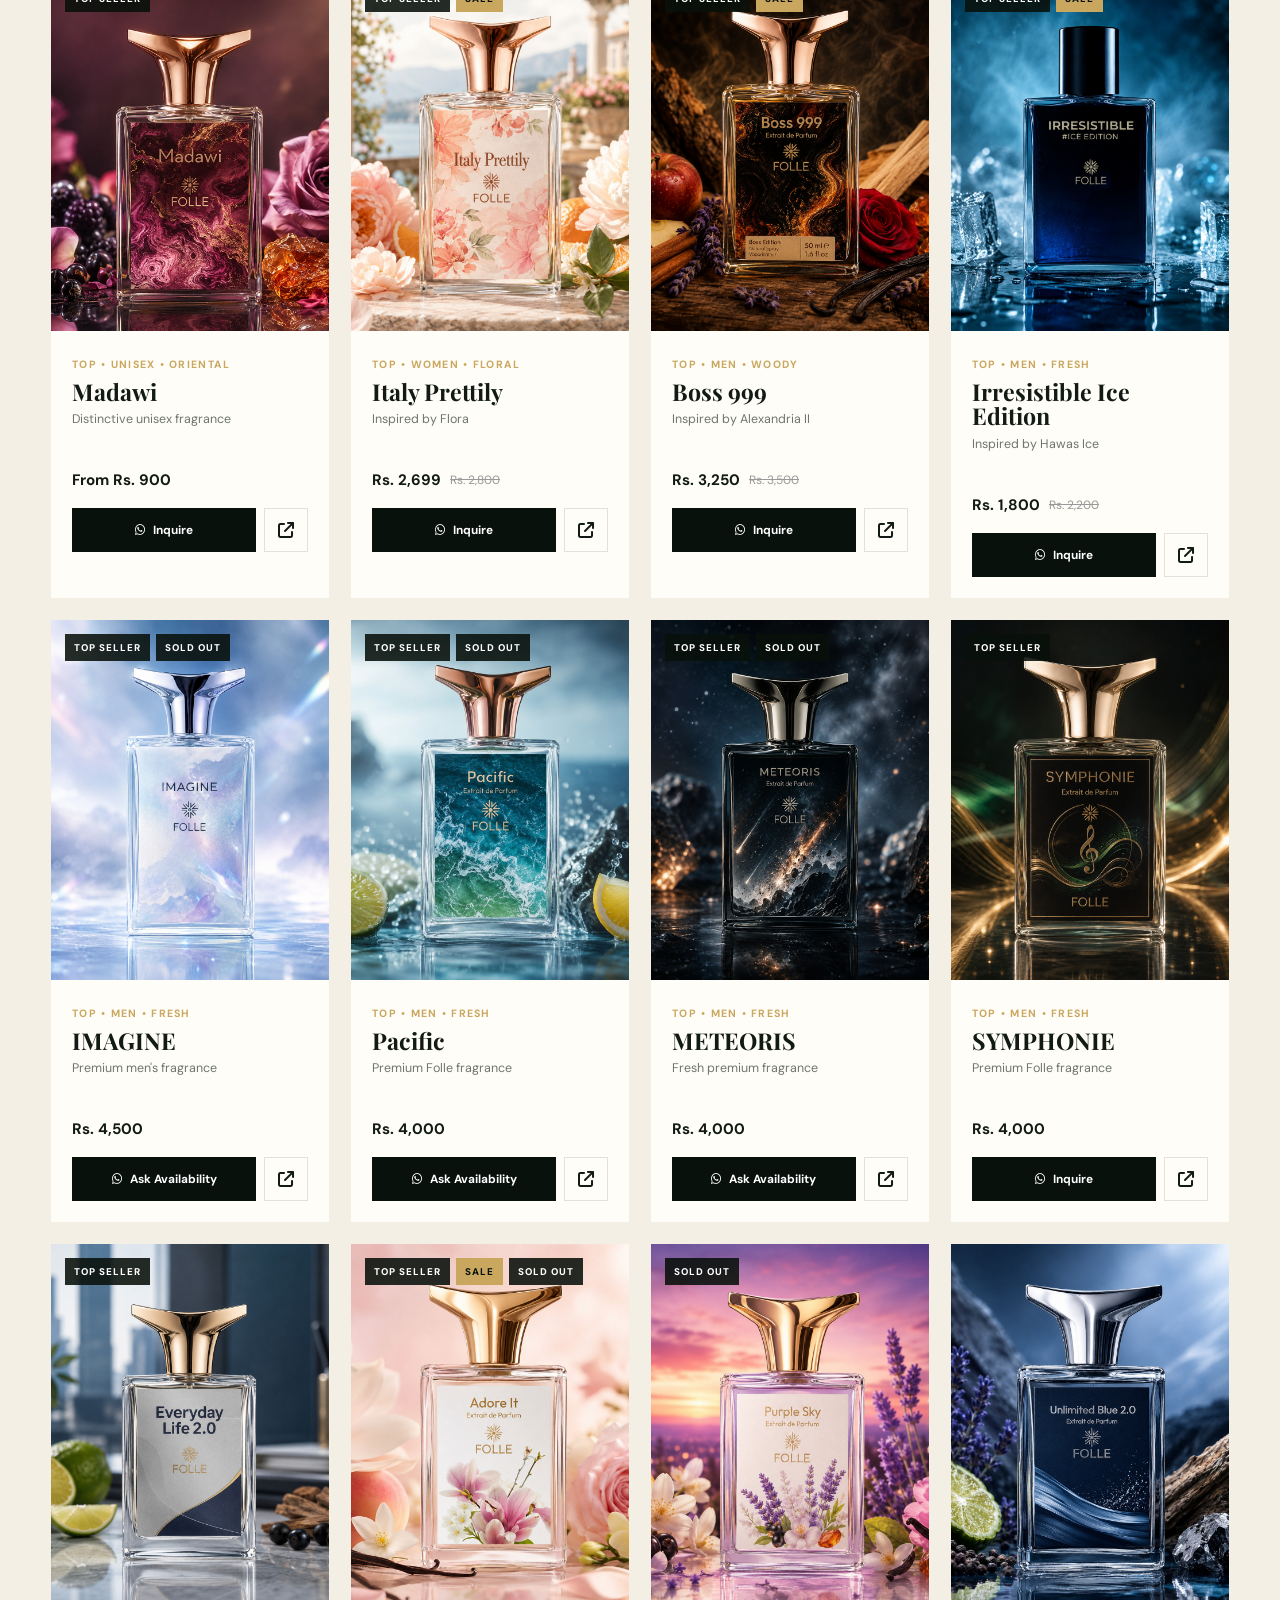
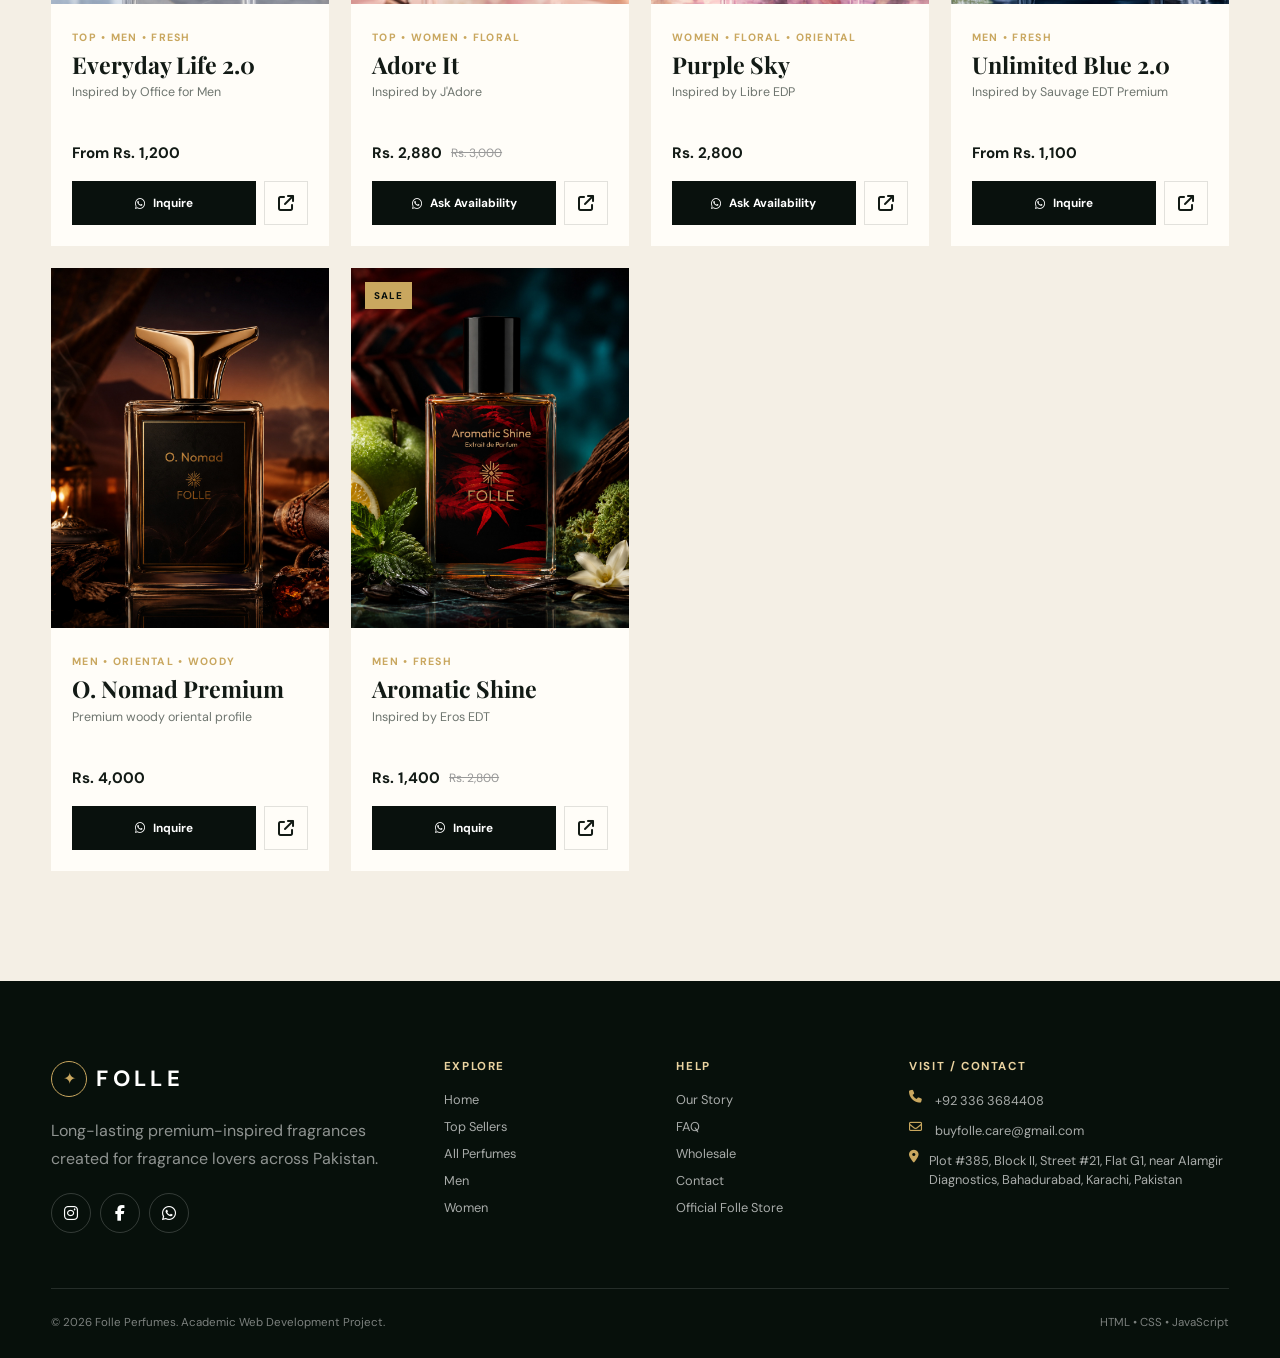
<file: men.html>
<!DOCTYPE html>
<html lang="en">

<head>

    <meta charset="UTF-8">

    <meta name="viewport" content="width=device-width, initial-scale=1.0">

    <title>Men's Perfumes | Folle</title>

    <link rel="preconnect" href="https://fonts.googleapis.com">

    <link rel="preconnect" href="https://fonts.gstatic.com" crossorigin>

    <link href="https://fonts.googleapis.com/css2?family=DM+Sans:wght@400;500;600;700&family=Manrope:wght@400;500;600;700&family=Playfair+Display:ital,wght@0,500;0,600;1,500&display=swap" rel="stylesheet">

    <link rel="stylesheet" href="https://cdnjs.cloudflare.com/ajax/libs/font-awesome/6.7.2/css/all.min.css">

    <link rel="stylesheet" href="style.css">

    <script src="script.js" defer></script>

</head>

<body data-page="men">

<div id="sharedHeader"></div>

<main>

    <section class="page-hero">

        <img
            src="images/men-hero.jpg"
            alt="Folle men's fragrance collection"
            class="page-hero-image"
        >

        <div class="page-hero-overlay"></div>

        <div class="container page-hero-copy reveal">

            <span class="eyebrow">
                THE MEN'S EDIT
            </span>

            <h1>
                Confidence,
                <em>bottled.</em>
            </h1>

            <p>
                Explore fresh, aromatic, woody and oriental Folle
                fragrances selected for men.
            </p>

        </div>

    </section>


    <section class="section">

        <div class="container">

            <div class="filter-toolbar reveal">

                <div class="filter-chips">

                    <button class="filter-chip active" data-filter="all">
                        All Men
                    </button>

                    <button class="filter-chip" data-filter="fresh">
                        Fresh
                    </button>

                    <button class="filter-chip" data-filter="woody">
                        Woody
                    </button>

                    <button class="filter-chip" data-filter="oriental">
                        Oriental
                    </button>

                    <button class="filter-chip" data-filter="top">
                        Top Sellers
                    </button>

                </div>

                <input
                    id="productSearch"
                    class="product-search"
                    type="search"
                    placeholder="Search men's fragrances..."
                >

            </div>


            <div class="catalogue-meta">

                <span>
                    Showing
                    <strong id="visibleCount">0</strong>
                    fragrances
                </span>

                <button id="resetFilters" class="reset-button">
                    Reset
                </button>

            </div>


            <div
                id="productGrid"
                class="product-grid"
                data-product-collection="men"
            ></div>


            <div id="emptyState" class="empty-state">

                <h3>No men's fragrances found.</h3>

                <button id="emptyReset" class="btn btn-dark">
                    Reset
                </button>

            </div>

        </div>

    </section>

</main>

<div id="sharedFooter"></div>
<div id="sharedOverlays"></div>

</body>
</html>
</file>
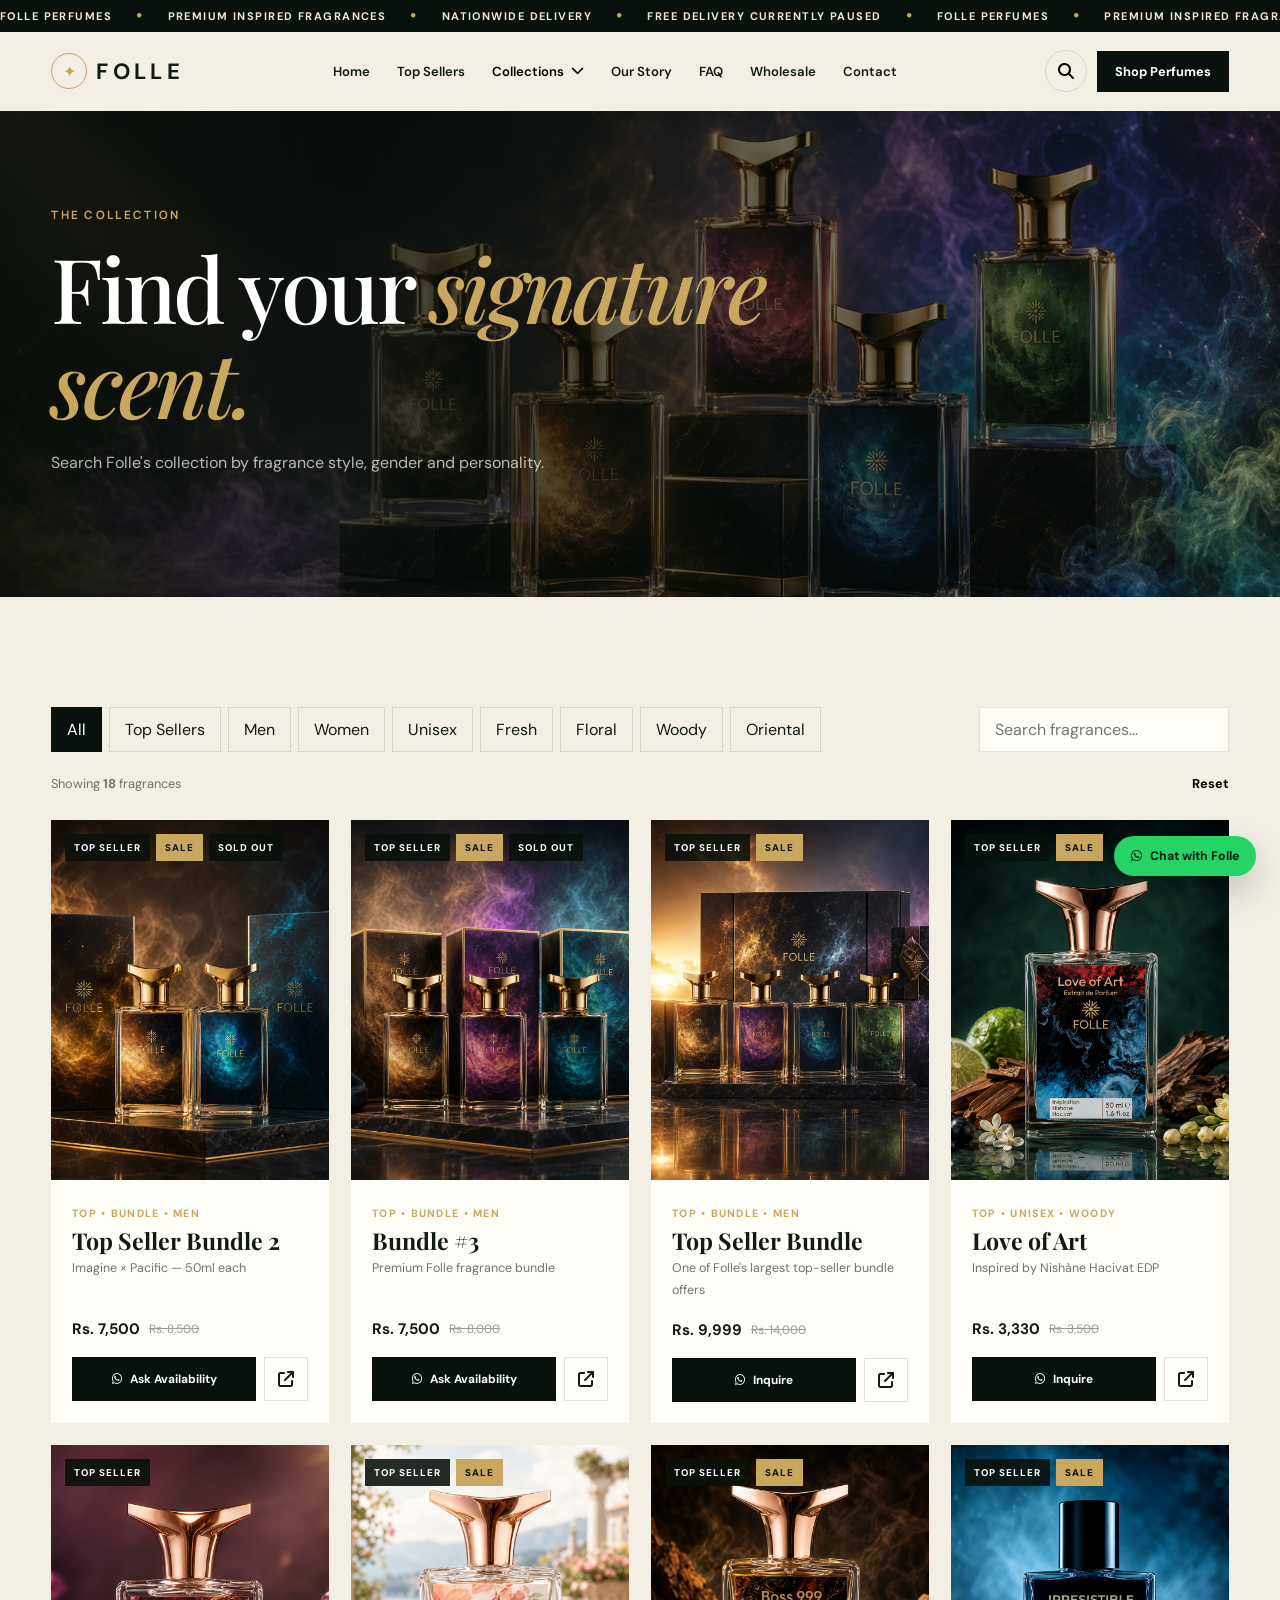
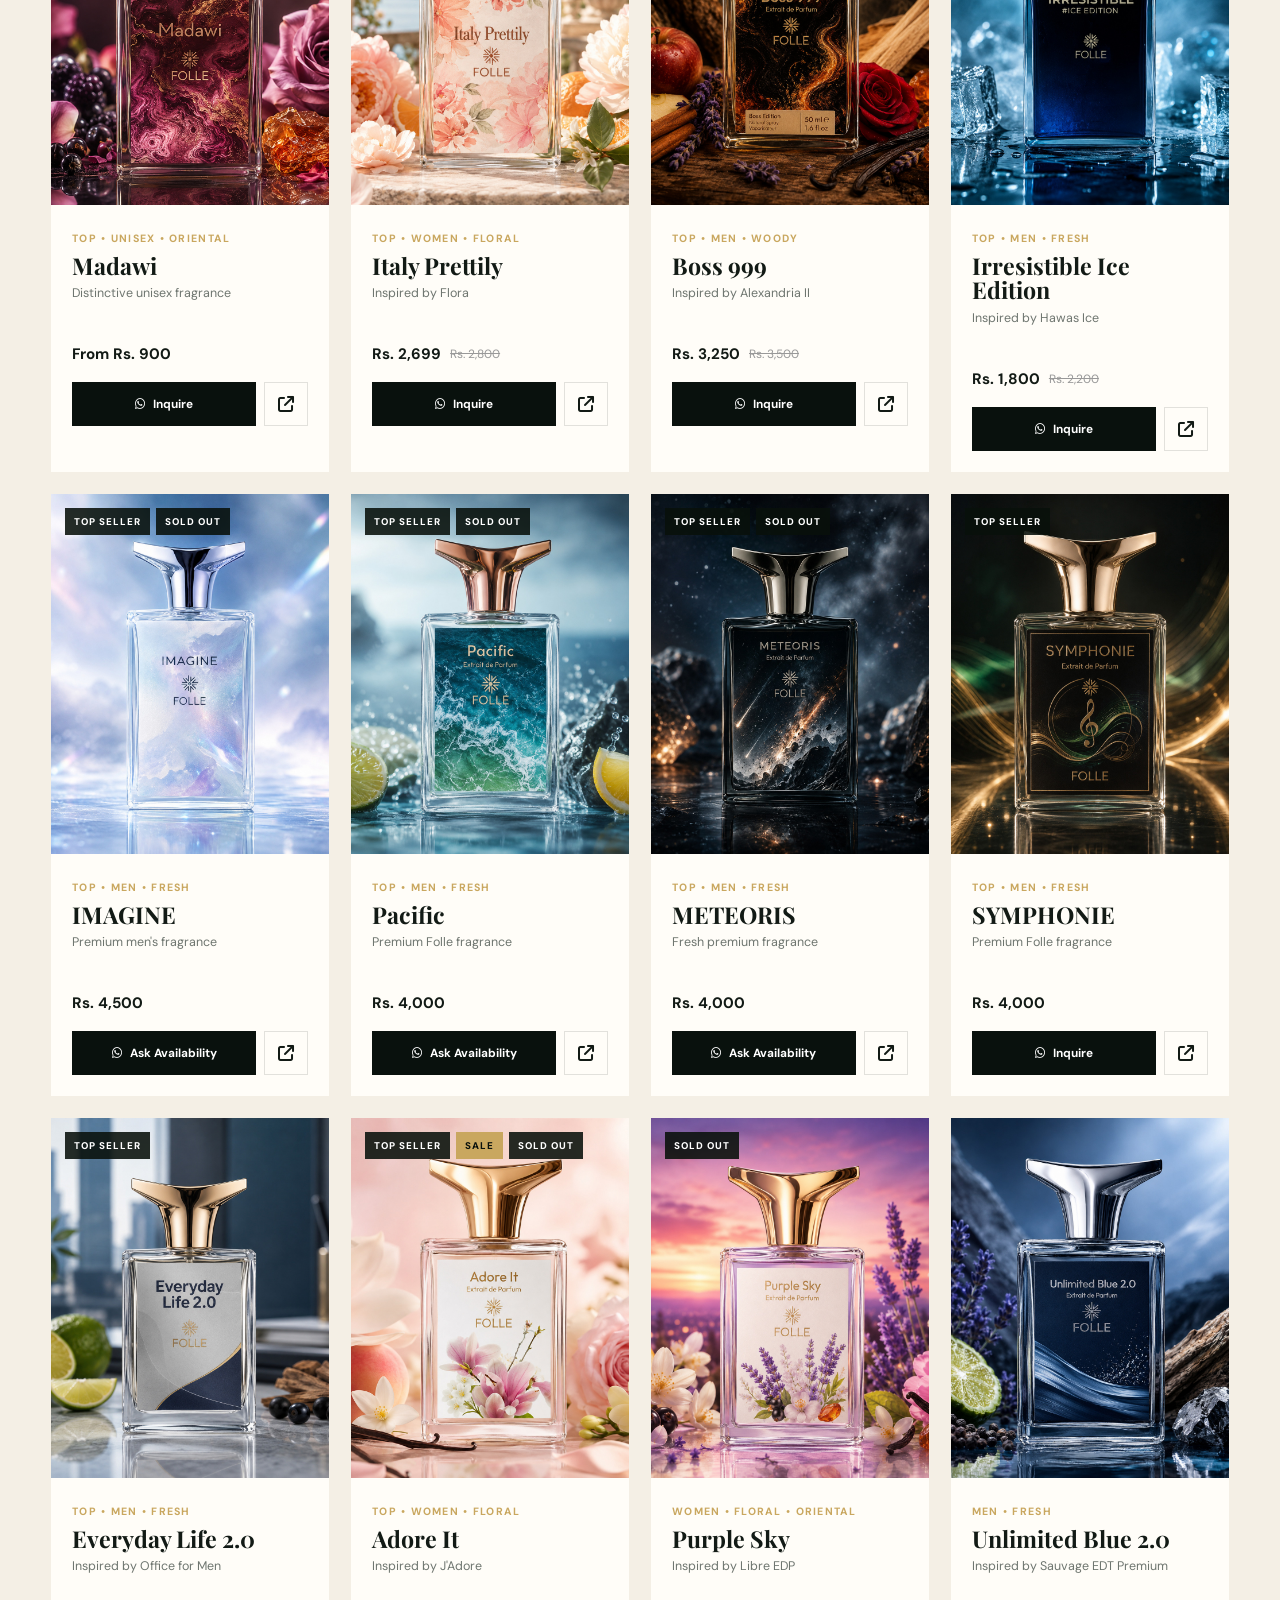
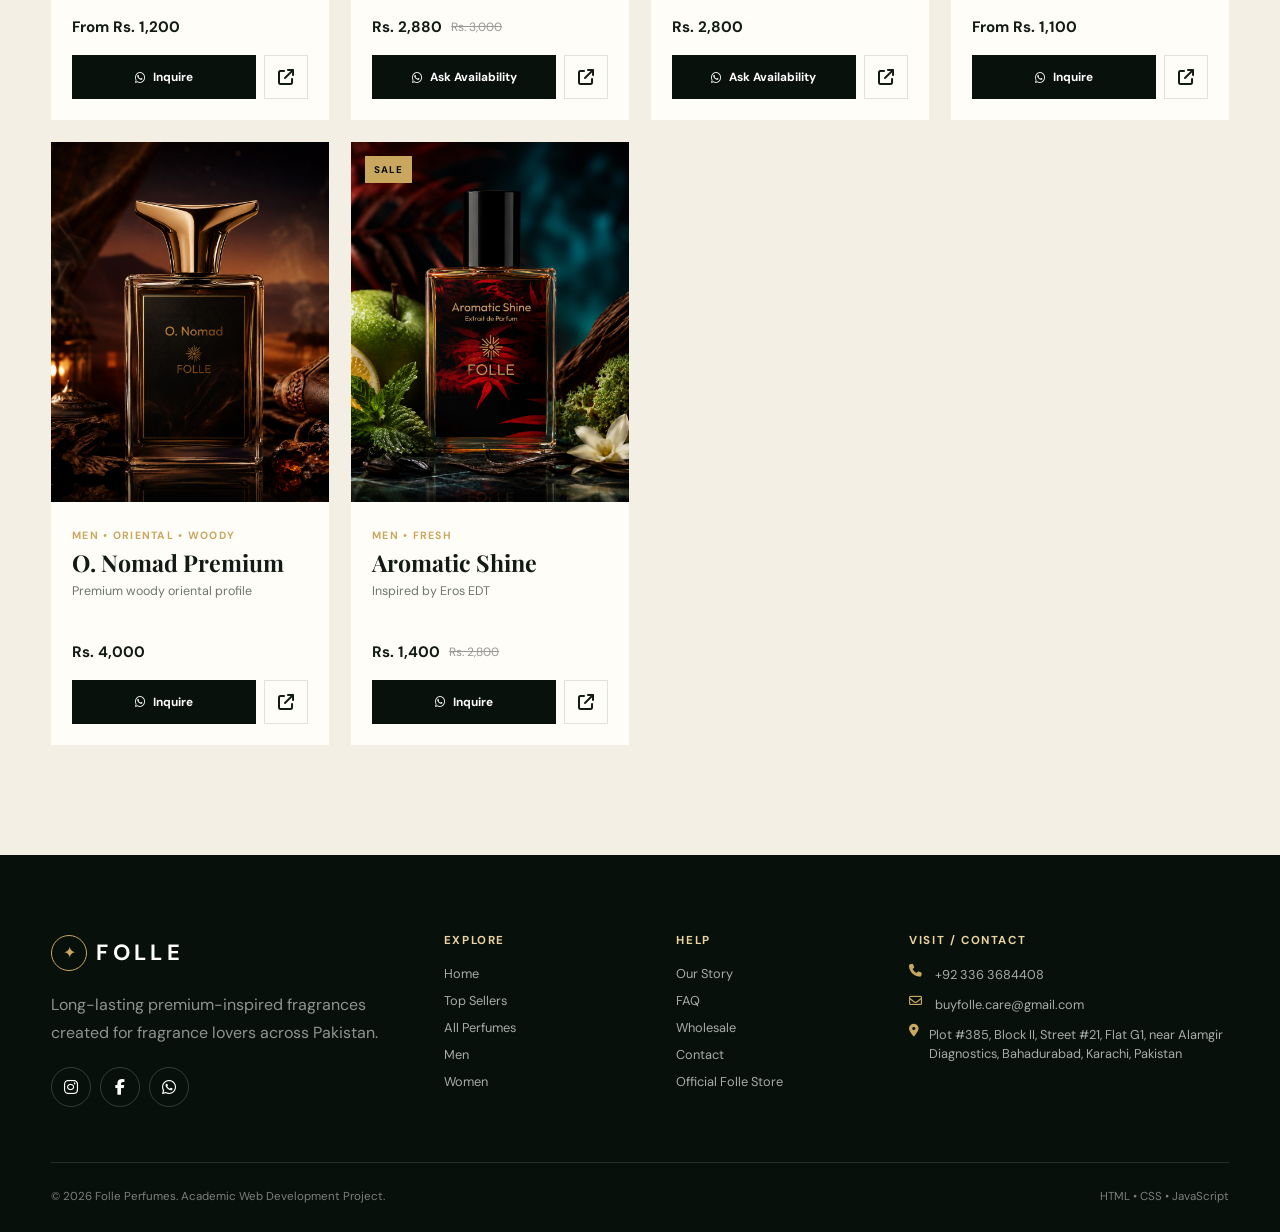
<file: shop.html>
<!DOCTYPE html>
<html lang="en">

<head>

    <meta charset="UTF-8">

    <meta name="viewport" content="width=device-width, initial-scale=1.0">

    <title>Shop Perfumes | Folle</title>

    <link rel="preconnect" href="https://fonts.googleapis.com">

    <link rel="preconnect" href="https://fonts.gstatic.com" crossorigin>

    <link href="https://fonts.googleapis.com/css2?family=DM+Sans:wght@400;500;600;700&family=Manrope:wght@400;500;600;700&family=Playfair+Display:ital,wght@0,500;0,600;1,500&display=swap" rel="stylesheet">

    <link rel="stylesheet" href="https://cdnjs.cloudflare.com/ajax/libs/font-awesome/6.7.2/css/all.min.css">

    <link rel="stylesheet" href="style.css">

    <script src="script.js" defer></script>

</head>

<body data-page="shop">

<div id="sharedHeader"></div>

<main>

    <section class="page-hero compact-page-hero">

        <img
            src="images/shop-hero.jpg"
            alt="Folle perfume collection"
            class="page-hero-image"
        >

        <div class="page-hero-overlay"></div>

        <div class="container page-hero-copy reveal">

            <span class="eyebrow">
                THE COLLECTION
            </span>

            <h1>
                Find your
                <em>signature scent.</em>
            </h1>

            <p>
                Search Folle's collection by fragrance style,
                gender and personality.
            </p>

        </div>

    </section>



    <section class="section">

        <div class="container">

            <div class="filter-toolbar reveal">

                <div class="filter-chips">

                    <button class="filter-chip active" data-filter="all">
                        All
                    </button>

                    <button class="filter-chip" data-filter="top">
                        Top Sellers
                    </button>

                    <button class="filter-chip" data-filter="men">
                        Men
                    </button>

                    <button class="filter-chip" data-filter="women">
                        Women
                    </button>

                    <button class="filter-chip" data-filter="unisex">
                        Unisex
                    </button>

                    <button class="filter-chip" data-filter="fresh">
                        Fresh
                    </button>

                    <button class="filter-chip" data-filter="floral">
                        Floral
                    </button>

                    <button class="filter-chip" data-filter="woody">
                        Woody
                    </button>

                    <button class="filter-chip" data-filter="oriental">
                        Oriental
                    </button>

                </div>


                <input
                    id="productSearch"
                    class="product-search"
                    type="search"
                    placeholder="Search fragrances..."
                >

            </div>


            <div class="catalogue-meta">

                <span>
                    Showing
                    <strong id="visibleCount">0</strong>
                    fragrances
                </span>

                <button id="resetFilters" class="reset-button">
                    Reset
                </button>

            </div>


            <div
                class="product-grid"
                id="productGrid"
                data-product-collection="all"
            ></div>


            <div id="emptyState" class="empty-state">

                <h3>No fragrances match your search.</h3>

                <button id="emptyReset" class="btn btn-dark">
                    Show All
                </button>

            </div>

        </div>

    </section>

</main>

<div id="sharedFooter"></div>
<div id="sharedOverlays"></div>

</body>
</html>
</file>
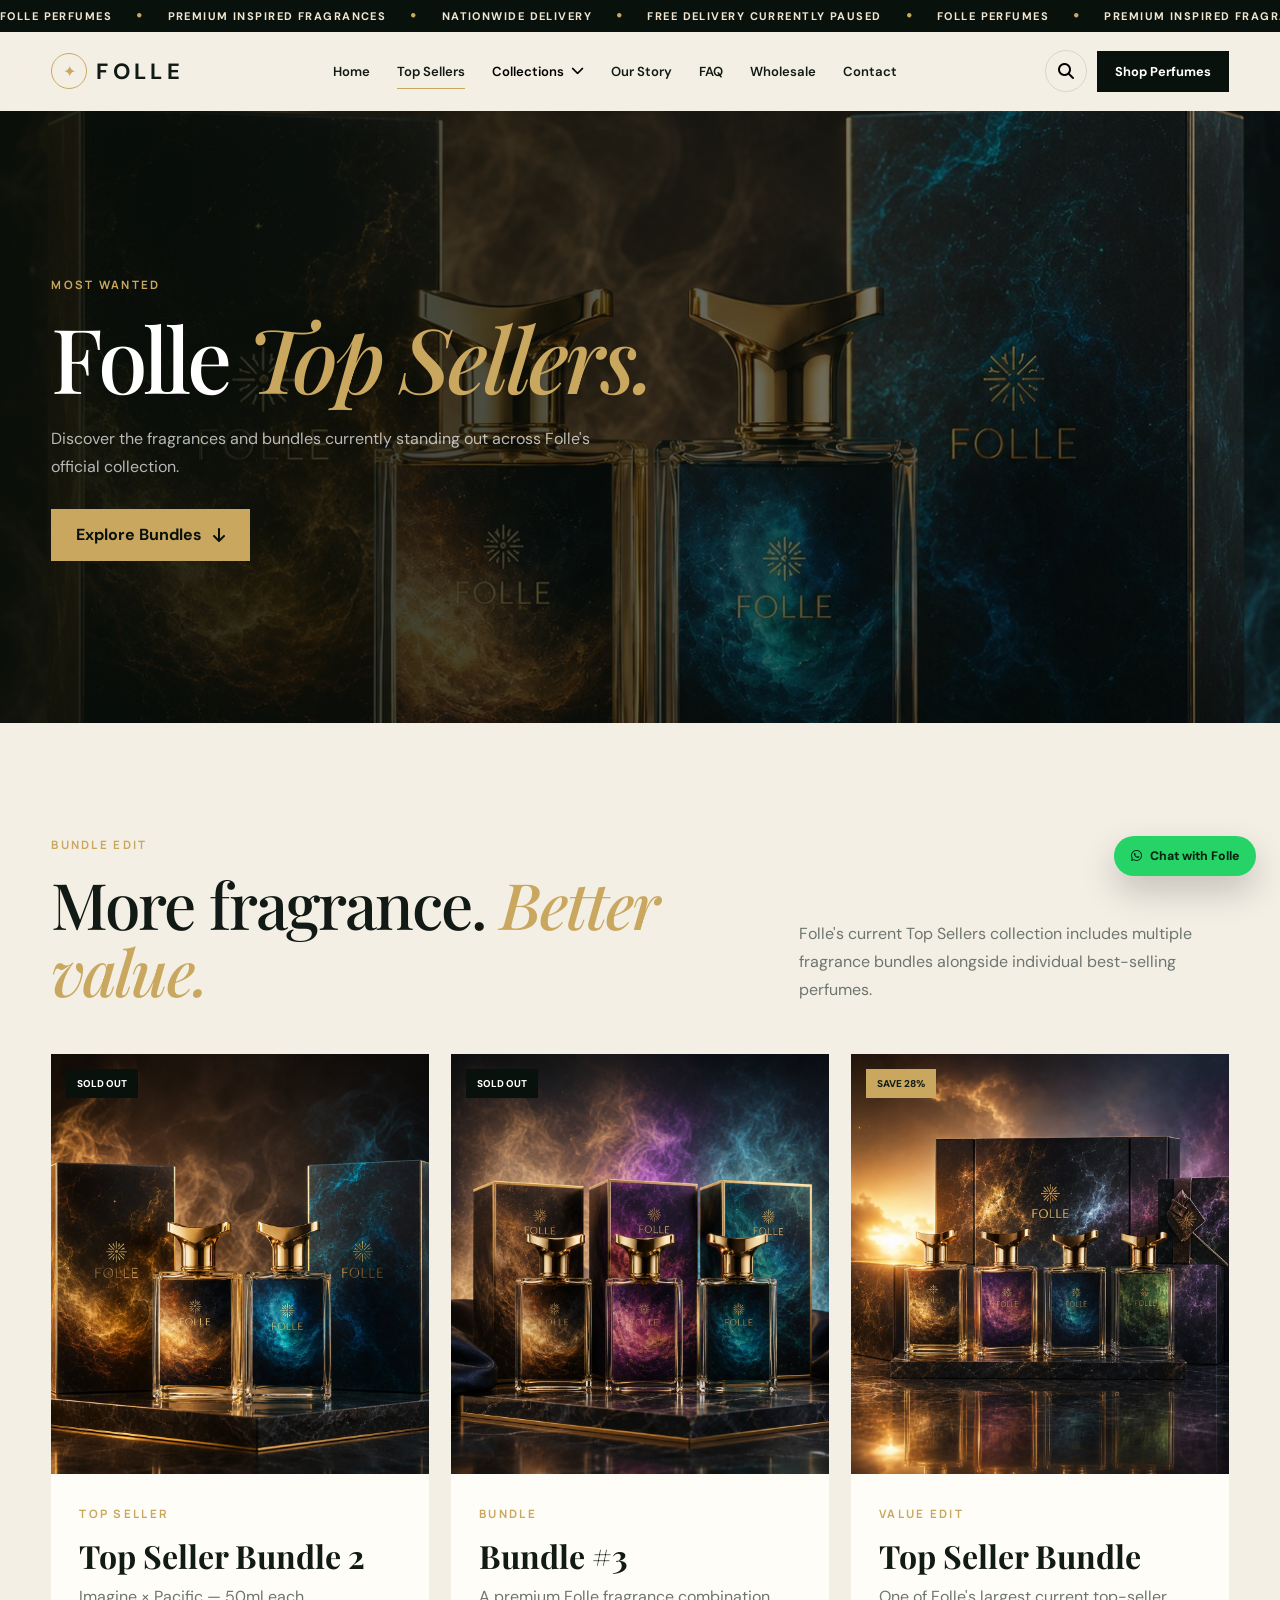
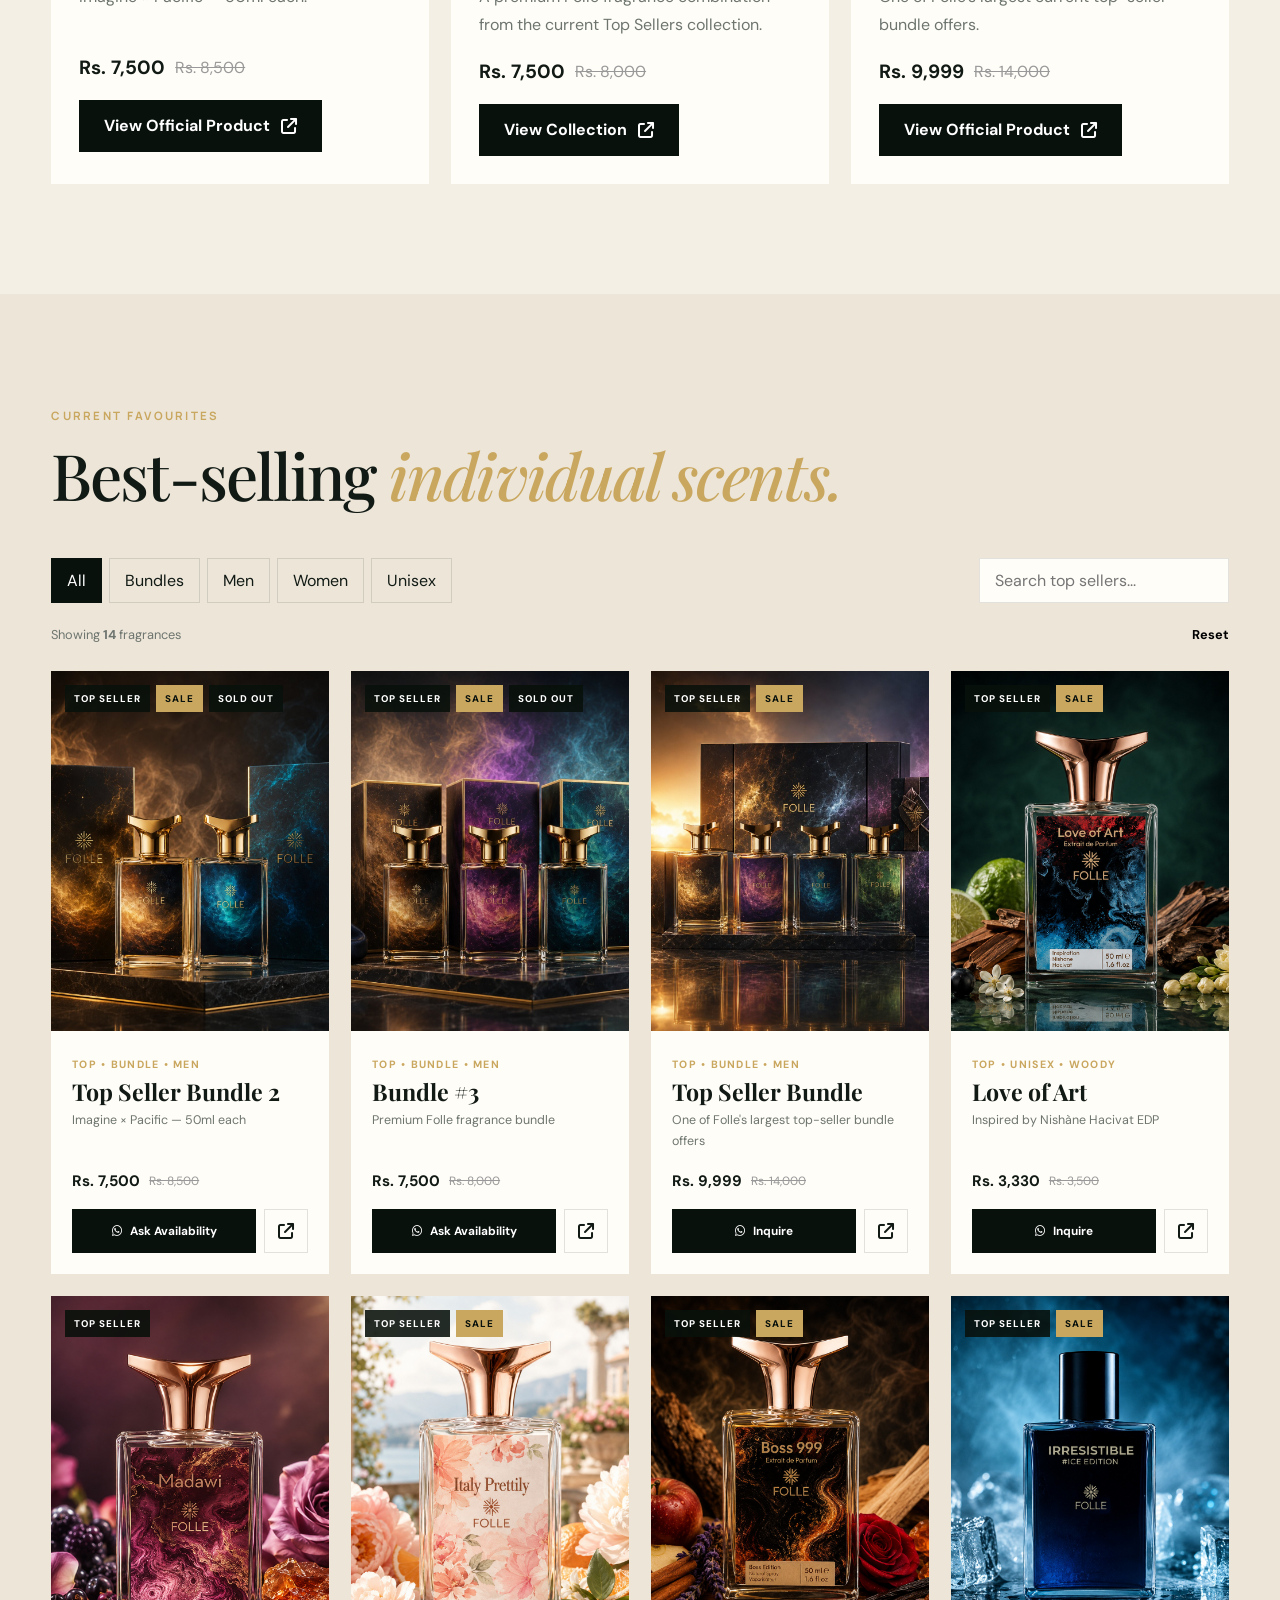
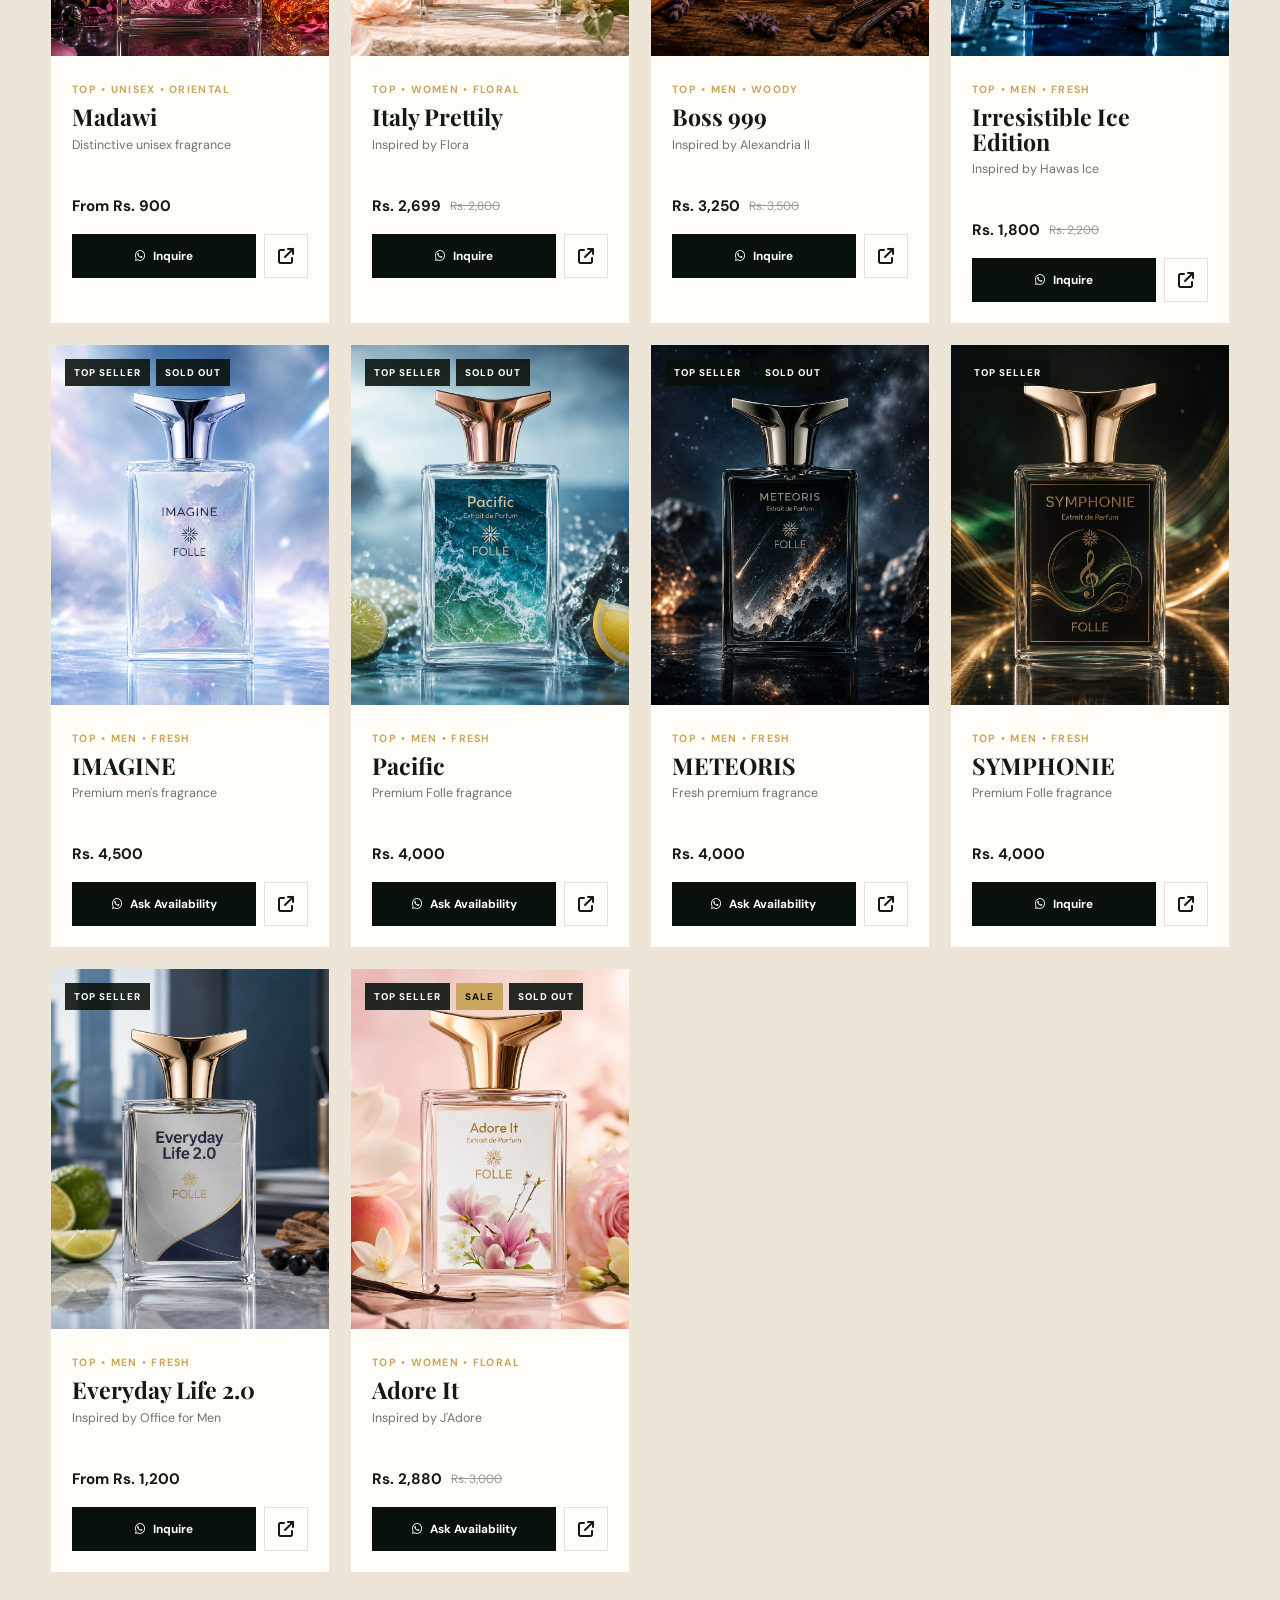
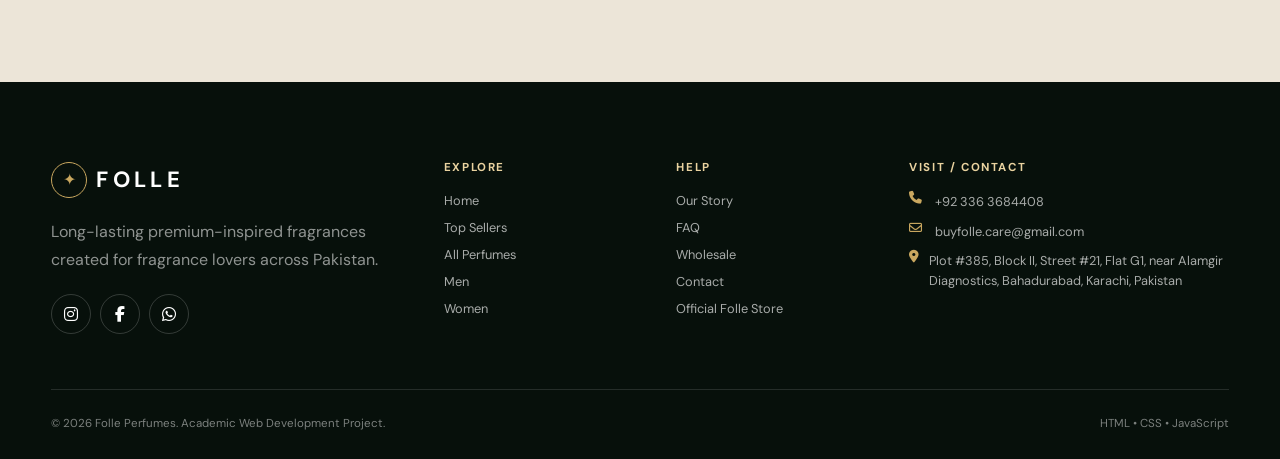
<file: top-sellers.html>
<!DOCTYPE html>
<html lang="en">
<head>
    <meta charset="UTF-8">

    <meta name="viewport" content="width=device-width, initial-scale=1.0">

    <meta name="description" content="Explore Folle Perfumes top sellers and fragrance bundles.">

    <title>Top Sellers & Bundles | Folle Perfumes</title>

    <link rel="preconnect" href="https://fonts.googleapis.com">
    <link rel="preconnect" href="https://fonts.gstatic.com" crossorigin>

    <link href="https://fonts.googleapis.com/css2?family=DM+Sans:wght@400;500;600;700&family=Manrope:wght@400;500;600;700&family=Playfair+Display:ital,wght@0,500;0,600;1,500&display=swap" rel="stylesheet">

    <link rel="stylesheet" href="https://cdnjs.cloudflare.com/ajax/libs/font-awesome/6.7.2/css/all.min.css">

    <link rel="stylesheet" href="style.css">

    <script src="script.js" defer></script>
</head>

<body data-page="top-sellers">

<div id="sharedHeader"></div>

<main>

    <section class="page-hero top-hero">

        <img
            src="images/bundle-2.jpg"
            alt="Folle Top Seller perfume bundle"
            class="page-hero-image"
        >

        <div class="page-hero-overlay"></div>

        <div class="container page-hero-copy reveal">

            <span class="eyebrow">
                MOST WANTED
            </span>

            <h1>
                Folle
                <em>Top Sellers.</em>
            </h1>

            <p>
                Discover the fragrances and bundles currently standing
                out across Folle's official collection.
            </p>

            <a href="#bundles" class="btn btn-gold magnetic">
                Explore Bundles
                <i class="fa-solid fa-arrow-down"></i>
            </a>

        </div>

    </section>



    <section class="section" id="bundles">

        <div class="container">

            <div class="section-heading reveal">

                <div>

                    <span class="eyebrow">
                        BUNDLE EDIT
                    </span>

                    <h2>
                        More fragrance.
                        <em>Better value.</em>
                    </h2>

                </div>

                <p class="heading-paragraph">
                    Folle's current Top Sellers collection includes
                    multiple fragrance bundles alongside individual
                    best-selling perfumes.
                </p>

            </div>


            <div class="bundle-grid">

                <article class="bundle-card reveal">

                    <div class="bundle-image">

                        <img
                            src="images/bundle-2.jpg"
                            alt="Folle Top Seller Bundle 2"
                        >

                        <span class="bundle-status sold-out">
                            SOLD OUT
                        </span>

                    </div>

                    <div class="bundle-info">

                        <span class="eyebrow">
                            TOP SELLER
                        </span>

                        <h3>
                            Top Seller Bundle 2
                        </h3>

                        <p>
                            Imagine × Pacific — 50ml each.
                        </p>

                        <div class="price-line">

                            <strong>
                                Rs. 7,500
                            </strong>

                            <del>
                                Rs. 8,500
                            </del>

                        </div>

                        <a
                            href="https://www.buyfolle.com/products/top-seller-bundle-2"
                            target="_blank"
                            rel="noopener"
                            class="btn btn-dark"
                        >
                            View Official Product
                            <i class="fa-solid fa-arrow-up-right-from-square"></i>
                        </a>

                    </div>

                </article>



                <article class="bundle-card reveal">

                    <div class="bundle-image">

                        <img
                            src="images/bundle-3.jpg"
                            alt="Folle Bundle 3"
                        >

                        <span class="bundle-status sold-out">
                            SOLD OUT
                        </span>

                    </div>

                    <div class="bundle-info">

                        <span class="eyebrow">
                            BUNDLE
                        </span>

                        <h3>
                            Bundle #3
                        </h3>

                        <p>
                            A premium Folle fragrance combination
                            from the current Top Sellers collection.
                        </p>

                        <div class="price-line">

                            <strong>
                                Rs. 7,500
                            </strong>

                            <del>
                                Rs. 8,000
                            </del>

                        </div>

                        <a
                            href="https://www.buyfolle.com/collections/our-favorites"
                            target="_blank"
                            rel="noopener"
                            class="btn btn-dark"
                        >
                            View Collection
                            <i class="fa-solid fa-arrow-up-right-from-square"></i>
                        </a>

                    </div>

                </article>



                <article class="bundle-card reveal">

                    <div class="bundle-image">

                        <img
                            src="images/bundle-top.jpg"
                            alt="Folle Top Seller Bundle"
                        >

                        <span class="bundle-status">
                            SAVE 28%
                        </span>

                    </div>

                    <div class="bundle-info">

                        <span class="eyebrow">
                            VALUE EDIT
                        </span>

                        <h3>
                            Top Seller Bundle
                        </h3>

                        <p>
                            One of Folle's largest current top-seller
                            bundle offers.
                        </p>

                        <div class="price-line">

                            <strong>
                                Rs. 9,999
                            </strong>

                            <del>
                                Rs. 14,000
                            </del>

                        </div>

                        <a
                            href="https://www.buyfolle.com/products/top-seller-bundle"
                            target="_blank"
                            rel="noopener"
                            class="btn btn-dark"
                        >
                            View Official Product
                            <i class="fa-solid fa-arrow-up-right-from-square"></i>
                        </a>

                    </div>

                </article>

            </div>

        </div>

    </section>



    <section class="section soft-section">

        <div class="container">

            <div class="section-heading reveal">

                <div>

                    <span class="eyebrow">
                        CURRENT FAVOURITES
                    </span>

                    <h2>
                        Best-selling
                        <em>individual scents.</em>
                    </h2>

                </div>

            </div>


            <div class="filter-toolbar reveal">

                <div class="filter-chips">

                    <button class="filter-chip active" data-filter="all">
                        All
                    </button>

                    <button class="filter-chip" data-filter="bundle">
                        Bundles
                    </button>

                    <button class="filter-chip" data-filter="men">
                        Men
                    </button>

                    <button class="filter-chip" data-filter="women">
                        Women
                    </button>

                    <button class="filter-chip" data-filter="unisex">
                        Unisex
                    </button>

                </div>


                <input
                    class="product-search"
                    id="productSearch"
                    type="search"
                    placeholder="Search top sellers..."
                >

            </div>


            <div class="catalogue-meta">
                <span>
                    Showing
                    <strong id="visibleCount">0</strong>
                    fragrances
                </span>

                <button id="resetFilters" class="reset-button">
                    Reset
                </button>
            </div>


            <div
                class="product-grid"
                id="productGrid"
                data-product-collection="top"
            ></div>


            <div class="empty-state" id="emptyState">

                <i class="fa-regular fa-face-frown"></i>

                <h3>
                    No fragrances found.
                </h3>

                <button id="emptyReset" class="btn btn-dark">
                    Reset Filters
                </button>

            </div>

        </div>

    </section>

</main>

<div id="sharedFooter"></div>
<div id="sharedOverlays"></div>

</body>
</html>
</file>
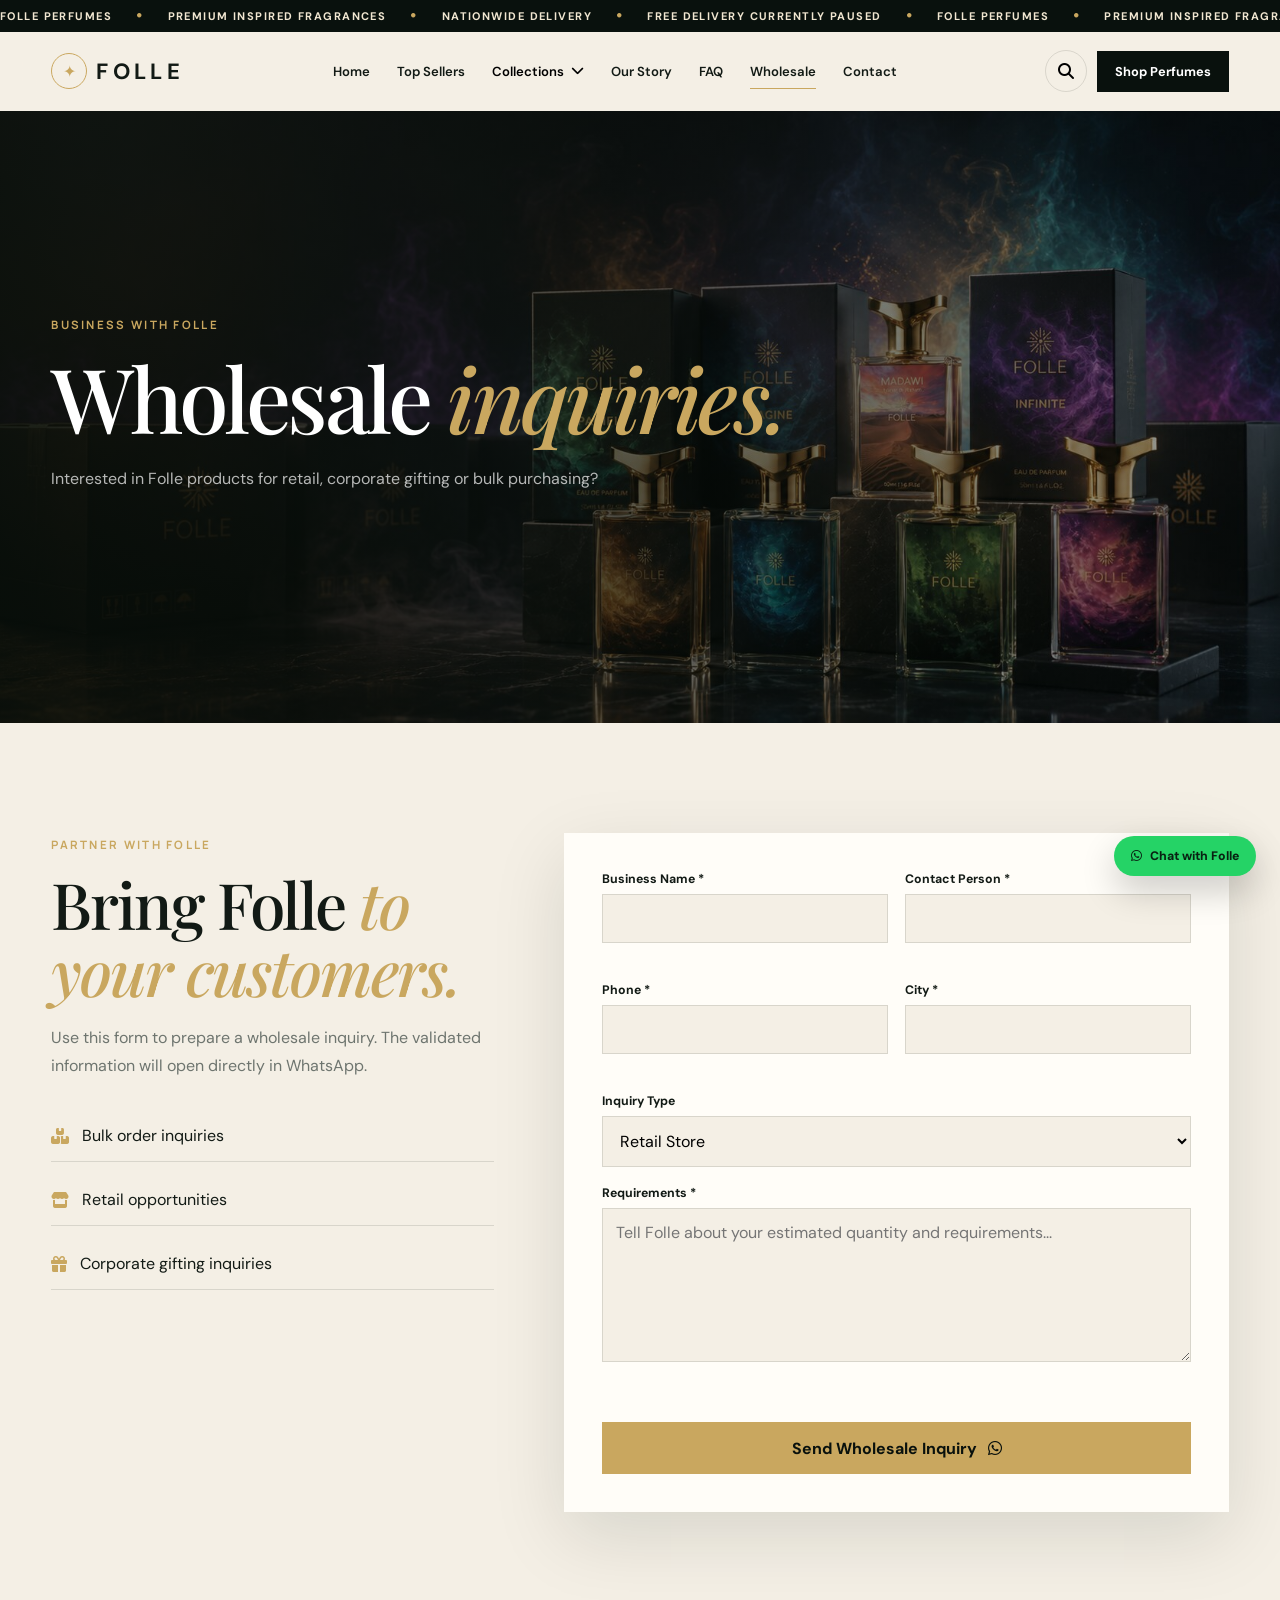
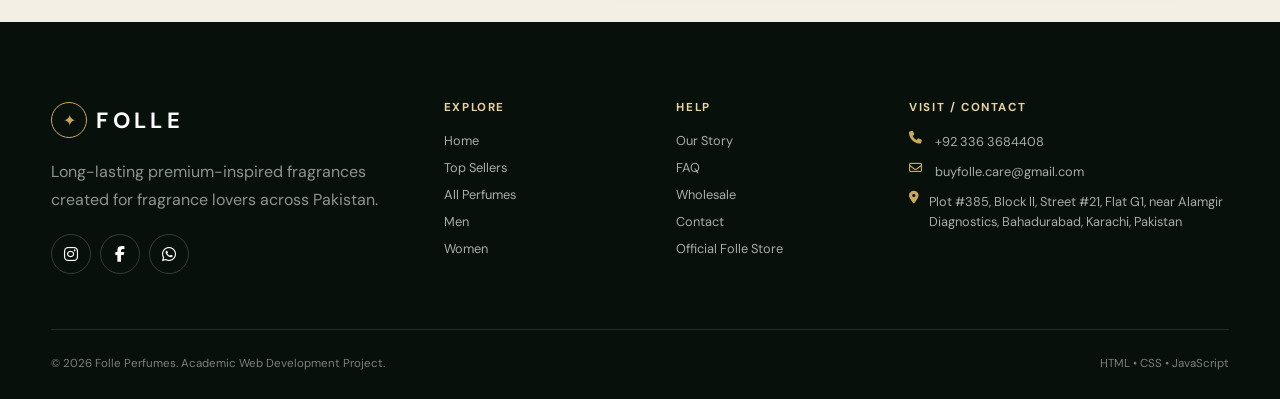
<file: wholesale.html>
<!DOCTYPE html>
<html lang="en">

<head>

    <meta charset="UTF-8">

    <meta name="viewport" content="width=device-width, initial-scale=1.0">

    <title>Wholesale | Folle Perfumes</title>

    <link rel="preconnect" href="https://fonts.googleapis.com">

    <link rel="preconnect" href="https://fonts.gstatic.com" crossorigin>

    <link href="https://fonts.googleapis.com/css2?family=DM+Sans:wght@400;500;600;700&family=Manrope:wght@400;500;600;700&family=Playfair+Display:ital,wght@0,500;0,600;1,500&display=swap" rel="stylesheet">

    <link rel="stylesheet" href="https://cdnjs.cloudflare.com/ajax/libs/font-awesome/6.7.2/css/all.min.css">

    <link rel="stylesheet" href="style.css">

    <script src="script.js" defer></script>

</head>

<body data-page="wholesale">

<div id="sharedHeader"></div>

<main>

    <section class="page-hero">

        <img
            src="images/wholesale-hero.jpg"
            alt="Folle perfume wholesale"
            class="page-hero-image"
        >

        <div class="page-hero-overlay"></div>

        <div class="container page-hero-copy reveal">

            <span class="eyebrow">
                BUSINESS WITH FOLLE
            </span>

            <h1>
                Wholesale
                <em>inquiries.</em>
            </h1>

            <p>
                Interested in Folle products for retail,
                corporate gifting or bulk purchasing?
            </p>

        </div>

    </section>



    <section class="section">

        <div class="container wholesale-grid">

            <div class="wholesale-copy reveal">

                <span class="eyebrow">
                    PARTNER WITH FOLLE
                </span>

                <h2>
                    Bring Folle
                    <em>to your customers.</em>
                </h2>

                <p>
                    Use this form to prepare a wholesale inquiry.
                    The validated information will open directly
                    in WhatsApp.
                </p>


                <div class="wholesale-benefits">

                    <article>
                        <i class="fa-solid fa-boxes-stacked"></i>
                        <span>Bulk order inquiries</span>
                    </article>

                    <article>
                        <i class="fa-solid fa-store"></i>
                        <span>Retail opportunities</span>
                    </article>

                    <article>
                        <i class="fa-solid fa-gift"></i>
                        <span>Corporate gifting inquiries</span>
                    </article>

                </div>

            </div>


            <form id="wholesaleForm" class="premium-form reveal" novalidate>

                <div class="form-grid">

                    <div class="form-group">
                        <label for="businessName">Business Name *</label>
                        <input id="businessName" type="text">
                        <small class="error" id="businessNameError"></small>
                    </div>

                    <div class="form-group">
                        <label for="wholesaleName">Contact Person *</label>
                        <input id="wholesaleName" type="text">
                        <small class="error" id="wholesaleNameError"></small>
                    </div>

                </div>


                <div class="form-grid">

                    <div class="form-group">
                        <label for="wholesalePhone">Phone *</label>
                        <input id="wholesalePhone" type="tel">
                        <small class="error" id="wholesalePhoneError"></small>
                    </div>

                    <div class="form-group">
                        <label for="wholesaleCity">City *</label>
                        <input id="wholesaleCity" type="text">
                        <small class="error" id="wholesaleCityError"></small>
                    </div>

                </div>


                <div class="form-group">

                    <label for="businessType">
                        Inquiry Type
                    </label>

                    <select id="businessType">
                        <option>Retail Store</option>
                        <option>Online Store</option>
                        <option>Corporate Gifts</option>
                        <option>Bulk Purchase</option>
                        <option>Other</option>
                    </select>

                </div>


                <div class="form-group">

                    <label for="wholesaleMessage">
                        Requirements *
                    </label>

                    <textarea
                        id="wholesaleMessage"
                        rows="6"
                        placeholder="Tell Folle about your estimated quantity and requirements..."
                    ></textarea>

                    <small class="error" id="wholesaleMessageError"></small>

                </div>


                <button type="submit" class="btn btn-gold form-button">

                    Send Wholesale Inquiry

                    <i class="fa-brands fa-whatsapp"></i>

                </button>

            </form>

        </div>

    </section>

</main>

<div id="sharedFooter"></div>
<div id="sharedOverlays"></div>

</body>
</html>
</file>
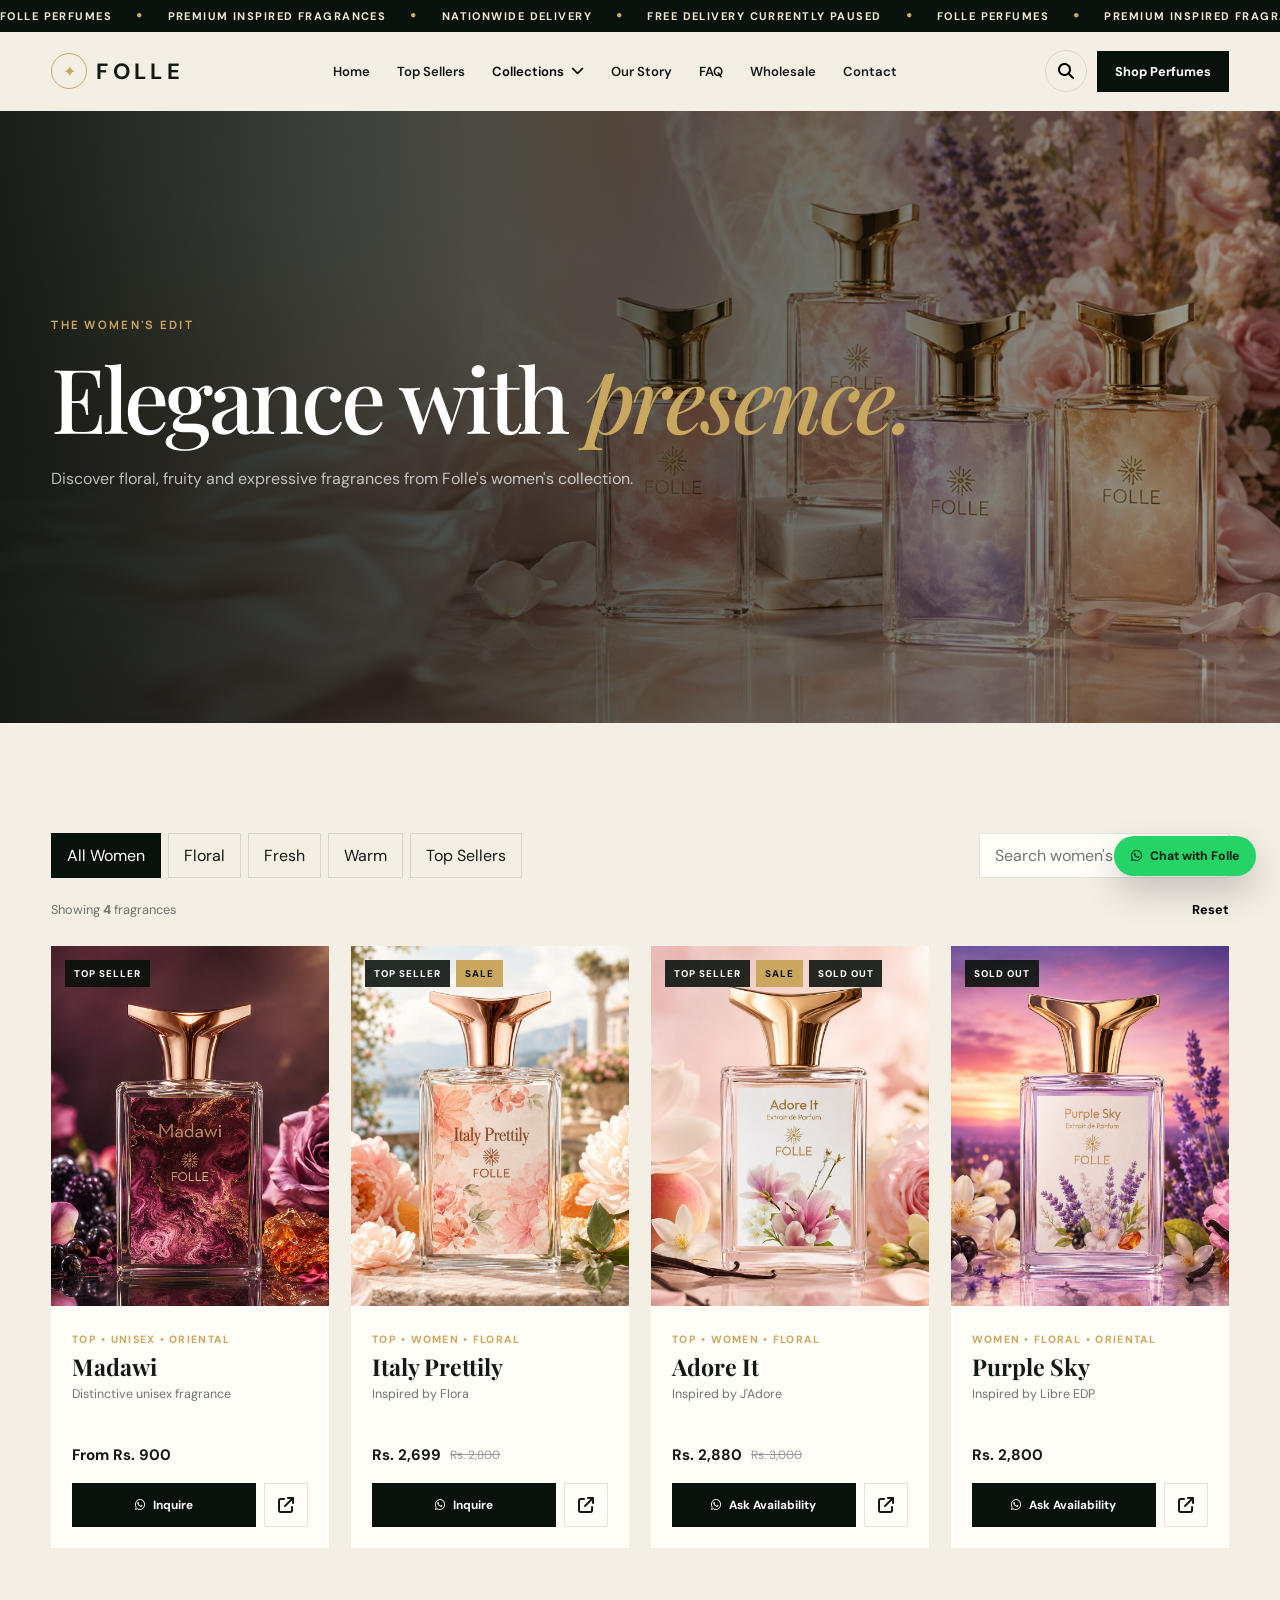
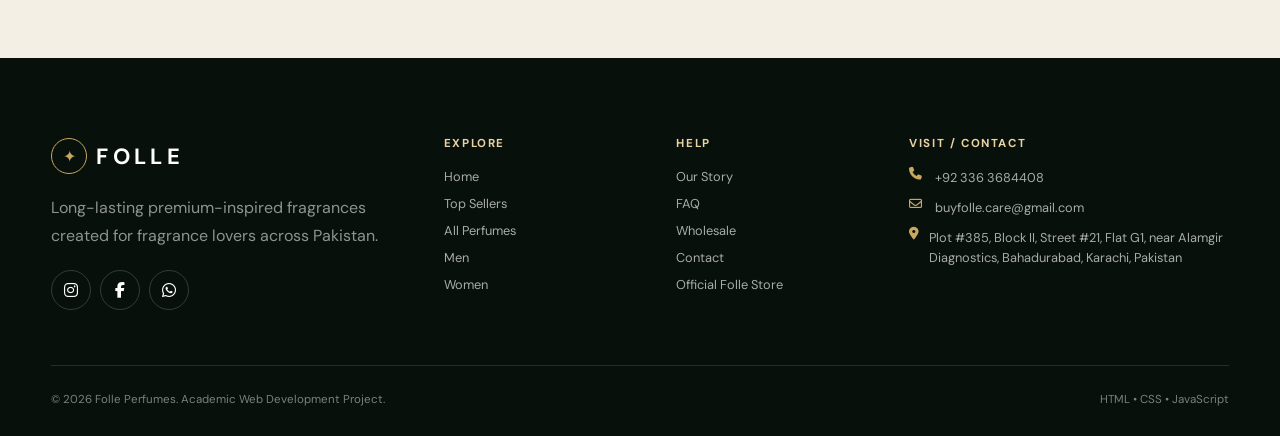
<file: women.html>
<!DOCTYPE html>
<html lang="en">

<head>

    <meta charset="UTF-8">

    <meta name="viewport" content="width=device-width, initial-scale=1.0">

    <title>Women's Perfumes | Folle</title>

    <link rel="preconnect" href="https://fonts.googleapis.com">

    <link rel="preconnect" href="https://fonts.gstatic.com" crossorigin>

    <link href="https://fonts.googleapis.com/css2?family=DM+Sans:wght@400;500;600;700&family=Manrope:wght@400;500;600;700&family=Playfair+Display:ital,wght@0,500;0,600;1,500&display=swap" rel="stylesheet">

    <link rel="stylesheet" href="https://cdnjs.cloudflare.com/ajax/libs/font-awesome/6.7.2/css/all.min.css">

    <link rel="stylesheet" href="style.css">

    <script src="script.js" defer></script>

</head>

<body data-page="women">

<div id="sharedHeader"></div>

<main>

    <section class="page-hero">

        <img
            src="images/women-hero.jpg"
            alt="Folle women's fragrances"
            class="page-hero-image"
        >

        <div class="page-hero-overlay"></div>

        <div class="container page-hero-copy reveal">

            <span class="eyebrow">
                THE WOMEN'S EDIT
            </span>

            <h1>
                Elegance with
                <em>presence.</em>
            </h1>

            <p>
                Discover floral, fruity and expressive fragrances
                from Folle's women's collection.
            </p>

        </div>

    </section>


    <section class="section">

        <div class="container">

            <div class="filter-toolbar reveal">

                <div class="filter-chips">

                    <button class="filter-chip active" data-filter="all">
                        All Women
                    </button>

                    <button class="filter-chip" data-filter="floral">
                        Floral
                    </button>

                    <button class="filter-chip" data-filter="fresh">
                        Fresh
                    </button>

                    <button class="filter-chip" data-filter="oriental">
                        Warm
                    </button>

                    <button class="filter-chip" data-filter="top">
                        Top Sellers
                    </button>

                </div>


                <input
                    id="productSearch"
                    class="product-search"
                    type="search"
                    placeholder="Search women's fragrances..."
                >

            </div>


            <div class="catalogue-meta">

                <span>
                    Showing
                    <strong id="visibleCount">0</strong>
                    fragrances
                </span>

                <button id="resetFilters" class="reset-button">
                    Reset
                </button>

            </div>


            <div
                id="productGrid"
                class="product-grid"
                data-product-collection="women"
            ></div>


            <div id="emptyState" class="empty-state">

                <h3>No women's fragrances found.</h3>

                <button id="emptyReset" class="btn btn-dark">
                    Reset
                </button>

            </div>

        </div>

    </section>

</main>

<div id="sharedFooter"></div>
<div id="sharedOverlays"></div>

</body>
</html>
</file>
<file: style.css>
/* ============================================================
   FOLLE PERFUMES
   FINAL PROJECT CSS
============================================================ */

:root {
    --black: #09110d;
    --deep: #0d1912;
    --deep-2: #14251a;
    --green: #284231;
    --green-light: #6f8e76;

    --cream: #f4efe5;
    --paper: #fffdf8;
    --soft: #ece5d8;

    --gold: #c9a75f;
    --gold-light: #ead3a0;

    --text: #121a15;
    --muted: #6e756f;

    --white: #ffffff;

    --border: rgba(17, 28, 21, 0.12);

    --shadow:
        0 24px 70px rgba(11, 25, 16, 0.12);

    --radius: 24px;

    --transition:
        0.35s cubic-bezier(.22,.78,.2,1);
}


/* RESET */

* {
    box-sizing: border-box;
    margin: 0;
    padding: 0;
}


html {
    scroll-behavior: smooth;
}


body {
    background: var(--cream);
    color: var(--text);

    font-family:
        "DM Sans",
        Arial,
        sans-serif;

    overflow-x: hidden;
}


body.lock {
    overflow: hidden;
}


img {
    width: 100%;
    display: block;
}


a {
    color: inherit;
    text-decoration: none;
}


button,
input,
textarea,
select {
    font: inherit;
}


button {
    cursor: pointer;
}


.container {
    width: min(1220px, 92%);
    margin-inline: auto;
}


h1,
h2,
h3 {
    line-height: 1.05;
}


h1,
h2 {
    font-family:
        "Playfair Display",
        Georgia,
        serif;

    font-weight: 500;
}


h1 em,
h2 em {
    color: var(--gold);

    font-weight: 500;
}


p {
    color: var(--muted);
    line-height: 1.75;
}


.eyebrow {
    display: inline-block;

    margin-bottom: 18px;

    color: var(--gold);

    font-family:
        "Manrope",
        sans-serif;

    font-size: .72rem;

    font-weight: 700;

    letter-spacing: .2em;

    text-transform: uppercase;
}


/* ANNOUNCEMENT */

.announcement {
    background: var(--black);
    color: #f1e7d1;

    overflow: hidden;

    white-space: nowrap;
}


.announcement-track {
    width: max-content;

    display: flex;

    align-items: center;

    gap: 25px;

    padding: 9px 0;

    font-size: .69rem;

    font-weight: 700;

    letter-spacing: .13em;

    animation:
        announcementMove 28s linear infinite;
}


.announcement-track i {
    color: var(--gold);
    font-size: .28rem;
}


@keyframes announcementMove {

    to {
        transform:
            translateX(-50%);
    }

}


/* HEADER */

.site-header {
    position: sticky;
    top: 0;

    z-index: 1000;

    background:
        rgba(244,239,229,.91);

    border-bottom:
        1px solid transparent;

    backdrop-filter:
        blur(18px);

    transition: var(--transition);
}


.site-header.scrolled {
    border-color: var(--border);

    box-shadow:
        0 10px 30px
        rgba(10,20,13,.05);
}


.header-inner {
    min-height: 78px;

    display: flex;
    align-items: center;

    gap: 35px;
}


.brand {
    display: flex;

    align-items: center;

    gap: 9px;

    flex-shrink: 0;
}


.brand-mark {
    width: 36px;
    height: 36px;

    display: grid;
    place-items: center;

    border:
        1px solid var(--gold);

    border-radius: 50%;

    color: var(--gold);
}


.brand-name {
    font-size: 1.38rem;

    font-weight: 700;

    letter-spacing: .2em;
}


.main-nav {
    flex: 1;

    display: flex;
    justify-content: center;

    gap: 27px;
}


.main-nav > a,
.dropdown-trigger {
    position: relative;

    padding: 29px 0;

    background: transparent;

    border: 0;

    font-size: .82rem;

    font-weight: 600;
}


.main-nav > a::after {
    content: "";

    position: absolute;

    left: 0;
    bottom: 20px;

    width: 0;
    height: 1px;

    background: var(--gold);

    transition: var(--transition);
}


.main-nav > a:hover::after,
.main-nav > a.active::after {
    width: 100%;
}


.nav-dropdown {
    position: relative;
}


.dropdown-trigger {
    display: flex;
    align-items: center;
    gap: 7px;
}


.dropdown-menu {
    width: 270px;

    position: absolute;

    left: 50%;
    top: 67px;

    transform:
        translateX(-50%)
        translateY(12px);

    padding: 10px;

    background: var(--paper);

    border:
        1px solid var(--border);

    box-shadow: var(--shadow);

    opacity: 0;

    visibility: hidden;

    transition: var(--transition);
}


.nav-dropdown:hover .dropdown-menu,
.nav-dropdown.open .dropdown-menu {
    opacity: 1;

    visibility: visible;

    transform:
        translateX(-50%)
        translateY(0);
}


.dropdown-menu a {
    display: block;

    padding: 13px;

    border-bottom:
        1px solid var(--border);
}


.dropdown-menu a:last-child {
    border-bottom: 0;
}


.dropdown-menu strong {
    display: block;

    margin-bottom: 2px;

    font-size: .84rem;
}


.dropdown-menu span {
    color: var(--muted);

    font-size: .72rem;
}


.header-actions {
    display: flex;
    align-items: center;

    gap: 10px;
}


.icon-button {
    width: 42px;
    height: 42px;

    display: grid;
    place-items: center;

    background: transparent;

    border:
        1px solid var(--border);

    border-radius: 50%;
}


.shop-button {
    padding: 12px 18px;

    background: var(--black);

    color: white;

    font-size: .8rem;

    font-weight: 700;
}


.nav-toggle {
    width: 42px;
    height: 42px;

    display: none;
    place-content: center;

    gap: 5px;

    background: transparent;

    border:
        1px solid var(--border);
}


.nav-toggle span {
    width: 19px;
    height: 1px;

    display: block;

    background: var(--text);
}


/* BUTTONS */

.btn {
    min-height: 52px;

    display: inline-flex;

    align-items: center;
    justify-content: center;

    gap: 11px;

    padding:
        0 25px;

    border: 0;

    font-weight: 700;

    transition: var(--transition);
}


.btn-gold {
    background: var(--gold);
    color: var(--black);
}


.btn-gold:hover {
    background: var(--gold-light);

    transform:
        translateY(-3px);
}


.btn-dark {
    background: var(--black);
    color: white;
}


.btn-dark:hover {
    background: var(--green);
}


.btn-light {
    background: white;
    color: var(--black);
}


.btn-glass {
    background:
        rgba(255,255,255,.08);

    border:
        1px solid rgba(255,255,255,.4);

    color: white;
}


.button-row {
    display: flex;

    flex-wrap: wrap;

    gap: 12px;
}


/* HERO */

.hero {
    min-height:
        calc(100vh - 105px);

    position: relative;

    display: grid;
    align-items: center;

    overflow: hidden;

    color: white;
}


.hero-image {
    position: absolute;
    inset: 0;

    height: 100%;

    object-fit: cover;

    object-position: center;
}


.hero-shade {
    position: absolute;
    inset: 0;

    background:
        linear-gradient(
            90deg,
            rgba(6,13,9,.95) 0%,
            rgba(6,13,9,.81) 45%,
            rgba(6,13,9,.3) 100%
        );
}


.pointer-glow {
    width: 400px;
    height: 400px;

    position: absolute;

    border-radius: 50%;

    background:
        radial-gradient(
            circle,
            rgba(222,189,115,.22),
            transparent 67%
        );

    pointer-events: none;

    transform:
        translate(-50%,-50%);
}


.hero-grid {
    position: relative;
    z-index: 2;

    display: grid;

    grid-template-columns:
        minmax(0,1.35fr)
        minmax(280px,.65fr);

    align-items: center;

    gap: 80px;

    padding:
        90px 0;
}


.hero-copy h1 {
    max-width: 780px;

    font-size:
        clamp(3.5rem,7vw,7.2rem);

    letter-spacing: -.04em;
}


.hero-copy > p {
    max-width: 610px;

    margin:
        26px 0 35px;

    color:
        rgba(255,255,255,.72);

    font-size: 1.03rem;
}


.hero-metrics {
    max-width: 700px;

    display: grid;

    grid-template-columns:
        repeat(3,1fr);

    gap: 20px;

    margin-top: 52px;

    padding-top: 26px;

    border-top:
        1px solid rgba(255,255,255,.2);
}


.hero-metrics strong {
    display: block;

    color: var(--gold-light);

    font-family:
        "Playfair Display",
        serif;

    font-size: 1.8rem;
}


.hero-metrics span {
    display: block;

    margin-top: 5px;

    color:
        rgba(255,255,255,.61);

    font-size: .72rem;
}


.floating-product {
    position: relative;

    padding: 14px;

    background:
        rgba(255,255,255,.09);

    border:
        1px solid rgba(255,255,255,.2);

    backdrop-filter:
        blur(16px);

    transition: var(--transition);
}


.floating-product-image {
    height: 390px;

    overflow: hidden;
}


.floating-product-image img {
    height: 100%;

    object-fit: cover;
}


.floating-product-info {
    padding: 22px 10px 8px;
}


.floating-product-info span {
    color: var(--gold-light);

    font-size: .66rem;

    letter-spacing: .12em;
}


.floating-product-info h2 {
    margin:
        5px 0;

    font-size: 2rem;
}


.floating-product-info p {
    color:
        rgba(255,255,255,.66);

    font-size: .8rem;
}


.floating-product-info strong {
    display: block;

    margin-top: 12px;
}


.floating-arrow {
    width: 42px;
    height: 42px;

    position: absolute;

    right: 24px;
    bottom: 25px;

    display: grid;
    place-items: center;

    border:
        1px solid rgba(255,255,255,.25);

    border-radius: 50%;
}


/* BENEFITS */

.benefit-strip {
    background: var(--paper);

    border-bottom:
        1px solid var(--border);
}


.benefit-grid {
    display: grid;

    grid-template-columns:
        repeat(4,1fr);
}


.benefit-grid article {
    min-height: 125px;

    display: flex;

    align-items: center;

    gap: 16px;

    padding: 25px;

    border-right:
        1px solid var(--border);
}


.benefit-grid article:last-child {
    border-right: 0;
}


.benefit-grid i {
    color: var(--gold);

    font-size: 1.25rem;
}


.benefit-grid strong,
.benefit-grid span {
    display: block;
}


.benefit-grid strong {
    margin-bottom: 4px;

    font-size: .86rem;
}


.benefit-grid span {
    color: var(--muted);

    font-size: .72rem;
}


/* SECTIONS */

.section {
    padding:
        110px 0;
}


.soft-section {
    background: var(--soft);
}


.dark-section {
    background: var(--black);
    color: white;
}


.section-heading {
    display: flex;

    align-items: flex-end;
    justify-content: space-between;

    gap: 50px;

    margin-bottom: 50px;
}


.section-heading h2,
.center-heading h2,
.about-copy h2,
.story-copy h2,
.finder-copy h2,
.wholesale-copy h2,
.contact-details h2,
.faq-aside h2 {
    font-size:
        clamp(2.5rem,5vw,4.7rem);

    letter-spacing: -.03em;
}


.section-heading-side,
.heading-paragraph {
    max-width: 430px;
}


.section-heading-side p {
    margin-bottom: 15px;
}


.text-link {
    display: inline-flex;

    align-items: center;

    gap: 10px;

    padding-bottom: 5px;

    border-bottom:
        1px solid currentColor;

    font-weight: 700;

    font-size: .84rem;
}


.center-heading {
    max-width: 800px;

    margin:
        0 auto 55px;

    text-align: center;
}


/* PRODUCT CARDS */

.product-grid {
    display: grid;

    grid-template-columns:
        repeat(4,1fr);

    gap: 22px;
}


.product-card {
    position: relative;

    overflow: hidden;

    background: var(--paper);

    transition: var(--transition);
}


.product-card.hidden {
    display: none;
}


.product-card:hover {
    transform:
        translateY(-7px);

    box-shadow: var(--shadow);
}


.product-image {
    position: relative;

    height: 360px;

    overflow: hidden;

    background: #e5dfd5;
}


.product-image img {
    height: 100%;

    object-fit: cover;

    transition:
        transform .65s ease;
}


.product-card:hover
.product-image img {
    transform: scale(1.055);
}


.product-badges {
    position: absolute;

    top: 14px;
    left: 14px;

    display: flex;

    flex-wrap: wrap;

    gap: 6px;
}


.product-badge {
    padding:
        7px 9px;

    background:
        rgba(8,16,11,.88);

    color: white;

    font-size: .61rem;

    font-weight: 800;

    letter-spacing: .1em;
}


.product-badge.sale {
    background: var(--gold);

    color: var(--black);
}


.product-info {
    padding: 21px;
}


.product-tags {
    color: var(--gold);

    font-size: .66rem;

    font-weight: 700;

    letter-spacing: .12em;

    text-transform: uppercase;
}


.product-info h3 {
    margin:
        7px 0 5px;

    font-family:
        "Playfair Display",
        serif;

    font-size: 1.45rem;
}


.product-description {
    min-height: 43px;

    font-size: .78rem;
}


.price-row {
    display: flex;

    align-items: center;

    gap: 9px;

    margin-top: 18px;
}


.price-row strong {
    font-size: .95rem;
}


.price-row del {
    color: #999;

    font-size: .75rem;
}


.product-actions {
    display: grid;

    grid-template-columns:
        1fr 44px;

    gap: 8px;

    margin-top: 18px;
}


.inquiry-button {
    min-height: 44px;

    display: flex;

    align-items: center;
    justify-content: center;

    gap: 8px;

    background: var(--black);

    color: white;

    font-size: .74rem;

    font-weight: 700;
}


.official-button {
    display: grid;
    place-items: center;

    border:
        1px solid var(--border);
}


/* STORY */

.story-grid {
    display: grid;

    grid-template-columns:
        1.05fr .95fr;

    align-items: center;

    gap: 90px;
}


.story-images {
    position: relative;

    min-height: 620px;
}


.story-main-image {
    width: 78%;
    height: 570px;

    overflow: hidden;
}


.story-main-image img,
.story-small-image img {
    height: 100%;

    object-fit: cover;
}


.story-small-image {
    width: 47%;
    height: 330px;

    position: absolute;

    right: 0;
    bottom: -20px;

    overflow: hidden;

    border:
        12px solid var(--black);
}


.story-copy p {
    margin-bottom: 18px;

    color:
        rgba(255,255,255,.65);
}


.story-copy .btn {
    margin-top: 17px;
}


/* COLLECTION */

.collection-grid {
    display: grid;

    grid-template-columns:
        repeat(3,1fr);

    gap: 18px;
}


.collection-card {
    min-height: 530px;

    position: relative;

    display: flex;

    align-items: flex-end;

    overflow: hidden;

    color: white;
}


.collection-card > img {
    position: absolute;
    inset: 0;

    height: 100%;

    object-fit: cover;

    transition:
        transform .7s ease;
}


.collection-card:hover > img {
    transform: scale(1.06);
}


.collection-overlay {
    position: absolute;
    inset: 0;

    background:
        linear-gradient(
            transparent 30%,
            rgba(5,10,7,.91)
        );
}


.collection-copy {
    width: 100%;

    position: relative;

    z-index: 2;

    padding: 32px;
}


.collection-copy > span {
    color: var(--gold-light);

    font-size: .7rem;
}


.collection-copy small {
    display: block;

    margin-top: 40px;

    color:
        rgba(255,255,255,.6);

    letter-spacing: .14em;
}


.collection-copy h3 {
    max-width: 290px;

    margin:
        8px 0;

    font-family:
        "Playfair Display",
        serif;

    font-size: 2.3rem;
}


.collection-copy p {
    color:
        rgba(255,255,255,.65);
}


.collection-copy i {
    position: absolute;

    right: 32px;
    bottom: 37px;
}


/* FINDER CTA */

.finder-cta {
    padding:
        110px 0;

    background: var(--green);

    color: white;

    overflow: hidden;
}


.finder-layout {
    display: grid;

    grid-template-columns:
        1fr 1fr;

    align-items: center;

    gap: 80px;
}


.finder-copy p {
    max-width: 550px;

    margin:
        20px 0 28px;

    color:
        rgba(255,255,255,.65);
}


.note-orbit {
    min-height: 450px;

    position: relative;

    display: grid;
    place-items: center;
}


.orbit-center {
    width: 160px;
    height: 160px;

    display: grid;
    place-content: center;

    text-align: center;

    border:
        1px solid var(--gold);

    border-radius: 50%;
}


.orbit-center strong,
.orbit-center small {
    display: block;
}


.orbit-center strong {
    color: var(--gold-light);

    font-family:
        "Playfair Display",
        serif;

    font-size: 2.1rem;
}


.orbit-note {
    position: absolute;

    padding:
        10px 14px;

    border:
        1px solid rgba(255,255,255,.2);

    font-size: .64rem;

    letter-spacing: .12em;
}


.note-one {
    top: 8%;
    left: 34%;
}


.note-two {
    top: 34%;
    right: 5%;
}


.note-three {
    bottom: 10%;
    right: 24%;
}


.note-four {
    bottom: 20%;
    left: 5%;
}


.note-five {
    top: 28%;
    left: 3%;
}


/* REVIEW */

.slider-buttons {
    display: flex;
    gap: 8px;
}


.slider-buttons button {
    width: 48px;
    height: 48px;

    background: transparent;

    border:
        1px solid var(--border);
}


.review-slide {
    display: none;
}


.review-slide.active {
    display: block;

    animation:
        reviewFade .45s ease;
}


@keyframes reviewFade {

    from {
        opacity: 0;
        transform:
            translateY(15px);
    }

    to {
        opacity: 1;
        transform: none;
    }

}


.stars {
    margin-bottom: 20px;

    color: var(--gold);

    letter-spacing: .12em;
}


.review-slide blockquote {
    max-width: 1000px;

    font-family:
        "Playfair Display",
        serif;

    font-size:
        clamp(2rem,4vw,3.6rem);

    line-height: 1.25;
}


.review-slide p {
    margin-top: 22px;

    text-transform: uppercase;

    font-size: .7rem;

    letter-spacing: .14em;
}


/* NEWSLETTER */

.newsletter {
    padding:
        80px 0;

    background: var(--deep);

    color: white;
}


.newsletter-grid {
    display: flex;

    align-items: center;
    justify-content: space-between;

    gap: 50px;
}


.newsletter-grid h2 {
    font-size:
        clamp(2.3rem,4vw,3.5rem);
}


.newsletter-form {
    width: min(430px,100%);

    display: flex;

    border-bottom:
        1px solid rgba(255,255,255,.35);
}


.newsletter-form input {
    width: 100%;

    padding: 15px 4px;

    background: transparent;

    border: 0;

    color: white;

    outline: 0;
}


.newsletter-form button {
    width: 52px;

    background: transparent;

    border: 0;

    color: var(--gold-light);
}


/* PAGE HERO */

.page-hero {
    min-height: 68vh;

    position: relative;

    display: flex;

    align-items: center;

    overflow: hidden;

    color: white;
}


.compact-page-hero {
    min-height: 54vh;
}


.page-hero-image {
    position: absolute;
    inset: 0;

    height: 100%;

    object-fit: cover;
}


.page-hero-overlay {
    position: absolute;
    inset: 0;

    background:
        linear-gradient(
            90deg,
            rgba(6,13,9,.92),
            rgba(6,13,9,.38)
        );
}


.page-hero-copy {
    position: relative;

    z-index: 2;

    padding:
        90px 0;
}


.page-hero h1,
.simple-hero h1 {
    max-width: 900px;

    font-size:
        clamp(3.4rem,7vw,6.8rem);

    letter-spacing: -.04em;
}


.page-hero p {
    max-width: 590px;

    margin:
        20px 0 28px;

    color:
        rgba(255,255,255,.7);
}


.simple-hero {
    padding:
        120px 0;

    background:
        linear-gradient(
            135deg,
            var(--black),
            var(--green)
        );

    color: white;
}


.simple-hero p {
    max-width: 600px;

    margin-top: 20px;

    color:
        rgba(255,255,255,.65);
}


/* BUNDLES */

.bundle-grid {
    display: grid;

    grid-template-columns:
        repeat(3,1fr);

    gap: 22px;
}


.bundle-card {
    background: var(--paper);

    transition: var(--transition);
}


.bundle-card:hover {
    transform:
        translateY(-7px);

    box-shadow: var(--shadow);
}


.bundle-image {
    height: 420px;

    position: relative;

    overflow: hidden;
}


.bundle-image img {
    height: 100%;

    object-fit: cover;
}


.bundle-status {
    position: absolute;

    top: 15px;
    left: 15px;

    padding:
        8px 11px;

    background: var(--gold);

    font-size: .62rem;

    font-weight: 800;
}


.bundle-status.sold-out {
    background: var(--black);
    color: white;
}


.bundle-info {
    padding: 28px;
}


.bundle-info h3 {
    font-family:
        "Playfair Display",
        serif;

    font-size: 2rem;
}


.bundle-info p {
    min-height: 52px;

    margin:
        10px 0;
}


.price-line {
    display: flex;

    align-items: center;

    gap: 10px;

    margin:
        20px 0;
}


.price-line strong {
    font-size: 1.2rem;
}


.price-line del {
    color: #999;
}


/* FILTER */

.filter-toolbar {
    display: flex;

    justify-content: space-between;

    gap: 30px;

    margin-bottom: 23px;
}


.filter-chips {
    display: flex;

    flex-wrap: wrap;

    gap: 7px;
}


.filter-chip {
    padding:
        10px 15px;

    background: transparent;

    border:
        1px solid var(--border);

    color: var(--text);
}


.filter-chip.active,
.filter-chip:hover {
    background: var(--black);

    color: white;
}


.product-search {
    min-width: 250px;

    padding:
        11px 15px;

    background: var(--paper);

    border:
        1px solid var(--border);

    outline: none;
}


.product-search:focus {
    border-color: var(--gold);
}


.catalogue-meta {
    display: flex;

    justify-content: space-between;

    margin-bottom: 28px;

    color: var(--muted);

    font-size: .8rem;
}


.reset-button {
    background: transparent;

    border: 0;

    font-weight: 700;
}


.empty-state {
    display: none;

    padding:
        80px 20px;

    text-align: center;
}


.empty-state.show {
    display: block;
}


.empty-state h3 {
    margin-bottom: 20px;

    font-family:
        "Playfair Display",
        serif;

    font-size: 2rem;
}


/* ABOUT */

.about-grid {
    display: grid;

    grid-template-columns:
        1fr 1fr;

    align-items: center;

    gap: 80px;
}


.about-image {
    height: 650px;

    overflow: hidden;
}


.about-image img {
    height: 100%;
    object-fit: cover;
}


.about-copy p {
    margin-top: 17px;
}


.values-grid {
    display: grid;

    grid-template-columns:
        repeat(4,1fr);

    gap: 15px;
}


.value-card {
    min-height: 320px;

    padding: 28px;

    border:
        1px solid rgba(255,255,255,.15);
}


.value-card > span {
    color: var(--gold);
}


.value-card i {
    display: block;

    margin-top: 60px;

    color: var(--gold-light);

    font-size: 1.3rem;
}


.value-card h3 {
    margin:
        18px 0 12px;

    font-family:
        "Playfair Display",
        serif;

    font-size: 1.5rem;
}


.value-card p {
    color:
        rgba(255,255,255,.6);
}


.table-wrap {
    overflow-x: auto;

    background: var(--paper);

    box-shadow: var(--shadow);
}


table {
    width: 100%;

    min-width: 700px;

    border-collapse: collapse;
}


th,
td {
    padding: 21px;

    border-bottom:
        1px solid var(--border);

    text-align: left;
}


th {
    background: var(--black);

    color: white;

    font-size: .68rem;

    letter-spacing: .12em;

    text-transform: uppercase;
}


/* FAQ */

.faq-layout {
    display: grid;

    grid-template-columns:
        .65fr 1.35fr;

    gap: 80px;
}


.faq-aside {
    align-self: start;

    position: sticky;

    top: 130px;
}


.faq-aside p {
    margin:
        20px 0 25px;
}


.accordion {
    border-top:
        1px solid var(--border);
}


.accordion-item {
    border-bottom:
        1px solid var(--border);
}


.accordion-question {
    width: 100%;

    display: flex;

    align-items: center;
    justify-content: space-between;

    padding:
        26px 0;

    background: transparent;

    border: 0;

    text-align: left;

    font-weight: 700;
}


.accordion-question span {
    font-size: 1.6rem;

    transition: var(--transition);
}


.accordion-item.open
.accordion-question span {
    transform:
        rotate(45deg);
}


.accordion-answer {
    max-height: 0;

    overflow: hidden;

    transition:
        max-height .4s ease;
}


.accordion-item.open
.accordion-answer {
    max-height: 300px;
}


.accordion-answer p {
    max-width: 800px;

    padding:
        0 0 27px;
}


/* FORMS */

.wholesale-grid,
.contact-grid {
    display: grid;

    grid-template-columns:
        .8fr 1.2fr;

    gap: 70px;
}


.wholesale-copy > p {
    margin:
        20px 0 30px;
}


.wholesale-benefits {
    display: grid;

    gap: 12px;
}


.wholesale-benefits article {
    display: flex;

    gap: 13px;

    align-items: center;

    padding:
        15px 0;

    border-bottom:
        1px solid var(--border);
}


.wholesale-benefits i {
    color: var(--gold);
}


.premium-form {
    padding: 38px;

    background: var(--paper);

    box-shadow: var(--shadow);
}


.form-grid {
    display: grid;

    grid-template-columns:
        repeat(2,1fr);

    gap: 17px;
}


.form-group {
    margin-bottom: 18px;
}


.form-group label {
    display: block;

    margin-bottom: 7px;

    font-size: .77rem;

    font-weight: 700;
}


.form-group input,
.form-group textarea,
.form-group select {
    width: 100%;

    padding:
        13px;

    background: var(--cream);

    border:
        1px solid var(--border);

    outline: 0;

    resize: vertical;
}


.form-group input:focus,
.form-group textarea:focus,
.form-group select:focus {
    border-color: var(--gold);
}


.error {
    display: block;

    min-height: 17px;

    margin-top: 4px;

    color: #a33131;

    font-size: .68rem;
}


.checkbox-row {
    display: flex;

    align-items: flex-start;

    gap: 9px;

    font-size: .78rem;
}


.form-button {
    width: 100%;

    margin-top: 16px;
}


.message-meta {
    display: flex;

    justify-content: space-between;

    color: var(--muted);

    font-size: .7rem;
}


/* CONTACT */

.contact-details h2 {
    margin-bottom: 25px;
}


.contact-box {
    display: flex;

    align-items: flex-start;

    gap: 18px;

    padding:
        22px 0;

    border-top:
        1px solid var(--border);
}


.contact-box > i {
    width: 39px;
    height: 39px;

    display: grid;
    place-items: center;

    flex-shrink: 0;

    background: var(--black);

    color: var(--gold-light);

    border-radius: 50%;
}


.contact-box small,
.contact-box strong {
    display: block;
}


.contact-box small {
    margin-bottom: 4px;

    color: var(--gold);

    font-size: .63rem;

    letter-spacing: .12em;
}


.contact-box strong {
    line-height: 1.5;

    font-size: .87rem;
}


.contact-social-row {
    display: flex;

    flex-wrap: wrap;

    gap: 10px;

    margin-top: 30px;
}


.contact-social-row a {
    padding:
        11px 15px;

    border:
        1px solid var(--border);
}


.map-section iframe {
    width: 100%;
    height: 520px;

    display: block;

    border: 0;
}


/* FOOTER */

.site-footer {
    padding:
        80px 0 25px;

    background: #07100b;

    color: white;
}


.footer-grid {
    display: grid;

    grid-template-columns:
        1.5fr .8fr .8fr 1.4fr;

    gap: 50px;

    padding-bottom: 55px;
}


.footer-brand p {
    max-width: 330px;

    margin-top: 20px;

    color:
        rgba(255,255,255,.55);
}


.footer-socials {
    display: flex;

    gap: 9px;

    margin-top: 20px;
}


.footer-socials a {
    width: 40px;
    height: 40px;

    display: grid;
    place-items: center;

    border:
        1px solid rgba(255,255,255,.18);

    border-radius: 50%;
}


.footer-column h3 {
    margin-bottom: 18px;

    color: var(--gold-light);

    font-size: .72rem;

    letter-spacing: .14em;

    text-transform: uppercase;
}


.footer-column > a {
    display: block;

    margin-bottom: 10px;

    color:
        rgba(255,255,255,.65);

    font-size: .8rem;
}


.footer-contact-link {
    display: flex !important;

    gap: 10px;

    line-height: 1.55;
}


.footer-contact-link i {
    width: 16px;

    color: var(--gold);
}


.footer-bottom {
    display: flex;

    justify-content: space-between;

    gap: 30px;

    padding-top: 24px;

    border-top:
        1px solid rgba(255,255,255,.12);

    font-size: .72rem;
}


.footer-bottom p {
    color:
        rgba(255,255,255,.47);
}


/* WHATSAPP */

.floating-whatsapp {
    position: fixed;

    right: 24px;
    bottom: 24px;

    z-index: 1100;

    display: flex;

    align-items: center;

    gap: 8px;

    padding:
        12px 17px;

    background: #25d366;

    color: #092112;

    border-radius: 30px;

    font-size: .77rem;

    font-weight: 800;

    box-shadow:
        0 15px 35px
        rgba(0,0,0,.2);

    transition: var(--transition);
}


.floating-whatsapp:hover {
    transform:
        translateY(-4px);
}


/* MODALS */

.modal {
    position: fixed;
    inset: 0;

    z-index: 3000;

    display: grid;
    place-items: center;

    padding: 20px;

    background:
        rgba(4,9,6,.8);

    backdrop-filter:
        blur(10px);

    opacity: 0;

    visibility: hidden;

    transition: var(--transition);
}


.modal.open {
    opacity: 1;

    visibility: visible;
}


.modal-dialog {
    width: min(650px,100%);

    position: relative;

    padding: 43px;

    background: var(--cream);

    transform:
        translateY(25px);

    transition: var(--transition);
}


.modal.open .modal-dialog {
    transform: none;
}


.modal-close {
    position: absolute;

    top: 15px;
    right: 17px;

    width: 38px;
    height: 38px;

    background: transparent;

    border:
        1px solid var(--border);
}


.modal-dialog h2 {
    font-size:
        clamp(2.2rem,5vw,3.7rem);
}


.modal-dialog > p {
    margin:
        15px 0 25px;
}


.finder-options {
    display: grid;

    grid-template-columns:
        repeat(2,1fr);

    gap: 9px;
}


.finder-option {
    padding: 18px;

    border:
        1px solid var(--border);

    transition: var(--transition);
}


.finder-option:hover {
    background: var(--black);

    color: white;
}


.finder-option small {
    display: block;

    margin-top: 3px;

    color: var(--muted);
}


/* SEARCH OVERLAY */

.search-overlay {
    position: fixed;
    inset: 0;

    z-index: 3200;

    display: grid;
    place-items: center;

    padding: 30px;

    background:
        rgba(7,16,11,.97);

    color: white;

    opacity: 0;

    visibility: hidden;

    transition: var(--transition);
}


.search-overlay.open {
    opacity: 1;
    visibility: visible;
}


.search-close {
    position: absolute;

    top: 30px;
    right: 30px;

    width: 48px;
    height: 48px;

    background: transparent;

    border:
        1px solid rgba(255,255,255,.2);

    color: white;
}


.search-box {
    width: min(800px,100%);
}


.search-box span {
    color: var(--gold);

    font-size: .68rem;

    letter-spacing: .16em;
}


.search-box h2 {
    margin:
        14px 0 32px;

    font-size:
        clamp(2.5rem,5vw,4.7rem);
}


.global-search {
    display: flex;

    border-bottom:
        1px solid rgba(255,255,255,.35);
}


.global-search input {
    width: 100%;

    padding:
        16px 0;

    background: transparent;

    border: 0;

    color: white;

    outline: 0;

    font-size:
        clamp(1.1rem,3vw,1.7rem);
}


.global-search button {
    width: 55px;

    background: transparent;

    border: 0;

    color: var(--gold-light);
}


/* TOAST */

.toast {
    position: fixed;

    left: 50%;
    bottom: 25px;

    z-index: 4000;

    max-width: 90%;

    padding:
        13px 20px;

    background: var(--black);

    color: white;

    transform:
        translate(-50%,80px);

    opacity: 0;

    pointer-events: none;

    transition: var(--transition);
}


.toast.show {
    transform:
        translate(-50%,0);

    opacity: 1;
}


/* REVEALS */

.reveal {
    opacity: 0;

    transform:
        translateY(28px);

    transition:
        opacity .75s ease,
        transform .75s ease;
}


.reveal.in {
    opacity: 1;

    transform: none;
}


/* TABLET */

@media (max-width: 1100px) {

    .main-nav {
        gap: 17px;
    }


    .main-nav > a,
    .dropdown-trigger {
        font-size: .73rem;
    }


    .shop-button {
        display: none;
    }


    .hero-grid {
        grid-template-columns:
            1.2fr .8fr;

        gap: 35px;
    }


    .product-grid {
        grid-template-columns:
            repeat(3,1fr);
    }


    .benefit-grid {
        grid-template-columns:
            repeat(2,1fr);
    }


    .benefit-grid article:nth-child(2) {
        border-right: 0;
    }


    .bundle-grid {
        grid-template-columns:
            repeat(2,1fr);
    }


    .bundle-card:last-child {
        grid-column:
            span 2;
    }


    .values-grid {
        grid-template-columns:
            repeat(2,1fr);
    }

}


/* MOBILE NAV / TABLET */

@media (max-width: 850px) {

    .nav-toggle {
        display: grid;
    }


    .header-actions {
        margin-left: auto;
    }


    .main-nav {
        position: fixed;

        top: 109px;
        left: 0;
        right: 0;

        display: block;

        padding:
            20px 5% 35px;

        background: var(--cream);

        border-bottom:
            1px solid var(--border);

        opacity: 0;

        visibility: hidden;

        transform:
            translateY(-15px);

        transition: var(--transition);
    }


    .main-nav.open {
        opacity: 1;

        visibility: visible;

        transform: none;
    }


    .main-nav > a,
    .dropdown-trigger {
        width: 100%;

        display: flex;

        justify-content: space-between;

        padding:
            14px 0;

        border-bottom:
            1px solid var(--border);

        text-align: left;
    }


    .main-nav > a::after {
        display: none;
    }


    .dropdown-menu {
        width: 100%;

        position: static;

        display: none;

        transform: none !important;

        opacity: 1;
        visibility: visible;

        box-shadow: none;

        border: 0;
    }


    .nav-dropdown.open
    .dropdown-menu {
        display: block;
    }


    .hero-grid {
        grid-template-columns: 1fr;
    }


    .floating-product {
        display: none;
    }


    .story-grid,
    .finder-layout,
    .about-grid,
    .faq-layout,
    .wholesale-grid,
    .contact-grid {
        grid-template-columns: 1fr;
    }


    .faq-aside {
        position: static;
    }


    .collection-grid {
        grid-template-columns: 1fr;
    }


    .collection-card {
        min-height: 450px;
    }


    .product-grid {
        grid-template-columns:
            repeat(2,1fr);
    }


    .newsletter-grid {
        flex-direction: column;

        align-items: flex-start;
    }


    .filter-toolbar {
        flex-direction: column;
    }


    .product-search {
        width: 100%;
    }


    .footer-grid {
        grid-template-columns:
            repeat(2,1fr);
    }

}


/* PHONE */

@media (max-width: 580px) {

    .container {
        width: min(92%, 520px);
    }


    .section {
        padding:
            75px 0;
    }


    .header-inner {
        min-height: 69px;
    }


    .brand-name {
        font-size: 1.08rem;
    }


    .brand-mark {
        width: 31px;
        height: 31px;
    }


    .icon-button {
        width: 38px;
        height: 38px;
    }


    .main-nav {
        top: 100px;
    }


    .hero {
        min-height:
            calc(100svh - 100px);
    }


    .hero-shade {
        background:
            rgba(5,12,8,.78);
    }


    .hero-grid {
        padding:
            70px 0;
    }


    .hero-copy h1 {
        font-size:
            clamp(3rem,15vw,5rem);
    }


    .hero-metrics {
        grid-template-columns: 1fr;

        gap: 15px;
    }


    .button-row {
        flex-direction: column;
    }


    .button-row .btn {
        width: 100%;
    }


    .benefit-grid {
        grid-template-columns: 1fr;
    }


    .benefit-grid article {
        border-right: 0;

        border-bottom:
            1px solid var(--border);
    }


    .section-heading {
        align-items: flex-start;

        flex-direction: column;

        gap: 20px;
    }


    .product-grid {
        grid-template-columns: 1fr;
    }


    .product-image {
        height: 420px;
    }


    .story-images {
        min-height: 480px;
    }


    .story-main-image {
        width: 88%;
        height: 440px;
    }


    .story-small-image {
        height: 230px;
    }


    .note-orbit {
        min-height: 380px;
    }


    .bundle-grid {
        grid-template-columns: 1fr;
    }


    .bundle-card:last-child {
        grid-column: auto;
    }


    .bundle-image {
        height: 390px;
    }


    .values-grid {
        grid-template-columns: 1fr;
    }


    .form-grid {
        grid-template-columns: 1fr;
    }


    .premium-form {
        padding:
            25px 19px;
    }


    .finder-options {
        grid-template-columns: 1fr;
    }


    .footer-grid {
        grid-template-columns: 1fr;
    }


    .footer-bottom {
        flex-direction: column;
    }


    .floating-whatsapp span {
        display: none;
    }


    .floating-whatsapp {
        width: 56px;
        height: 56px;

        justify-content: center;

        padding: 0;

        border-radius: 50%;

        font-size: 1.25rem;
    }

}


/* LARGE DESKTOP / LED */

@media (min-width: 1700px) {

    .container {
        width: min(1500px,88%);
    }


    .header-inner {
        min-height: 94px;
    }


    .brand-name {
        font-size: 1.7rem;
    }


    .main-nav > a,
    .dropdown-trigger {
        font-size: .95rem;
    }


    .hero-grid {
        gap: 120px;
    }


    .hero-copy h1 {
        max-width: 980px;

        font-size:
            clamp(6rem,6vw,9rem);
    }


    .hero-copy > p {
        max-width: 730px;

        font-size: 1.25rem;
    }


    .floating-product-image {
        height: 500px;
    }


    .product-image {
        height: 470px;
    }


    .collection-card {
        min-height: 650px;
    }


    .section {
        padding:
            145px 0;
    }

}


/* EXTRA LARGE LED / 4K */

@media (min-width: 2300px) {

    html {
        font-size: 20px;
    }


    .container {
        width: min(1900px,82%);
    }


    .hero-copy h1 {
        max-width: 1200px;
    }


    .product-image {
        height: 560px;
    }


    .collection-card {
        min-height: 760px;
    }

}


/* ACCESSIBILITY */

@media (prefers-reduced-motion: reduce) {

    *,
    *::before,
    *::after {
        scroll-behavior: auto !important;
        animation-duration: .01ms !important;
        animation-iteration-count: 1 !important;
        transition-duration: .01ms !important;
    }

}
</file>
